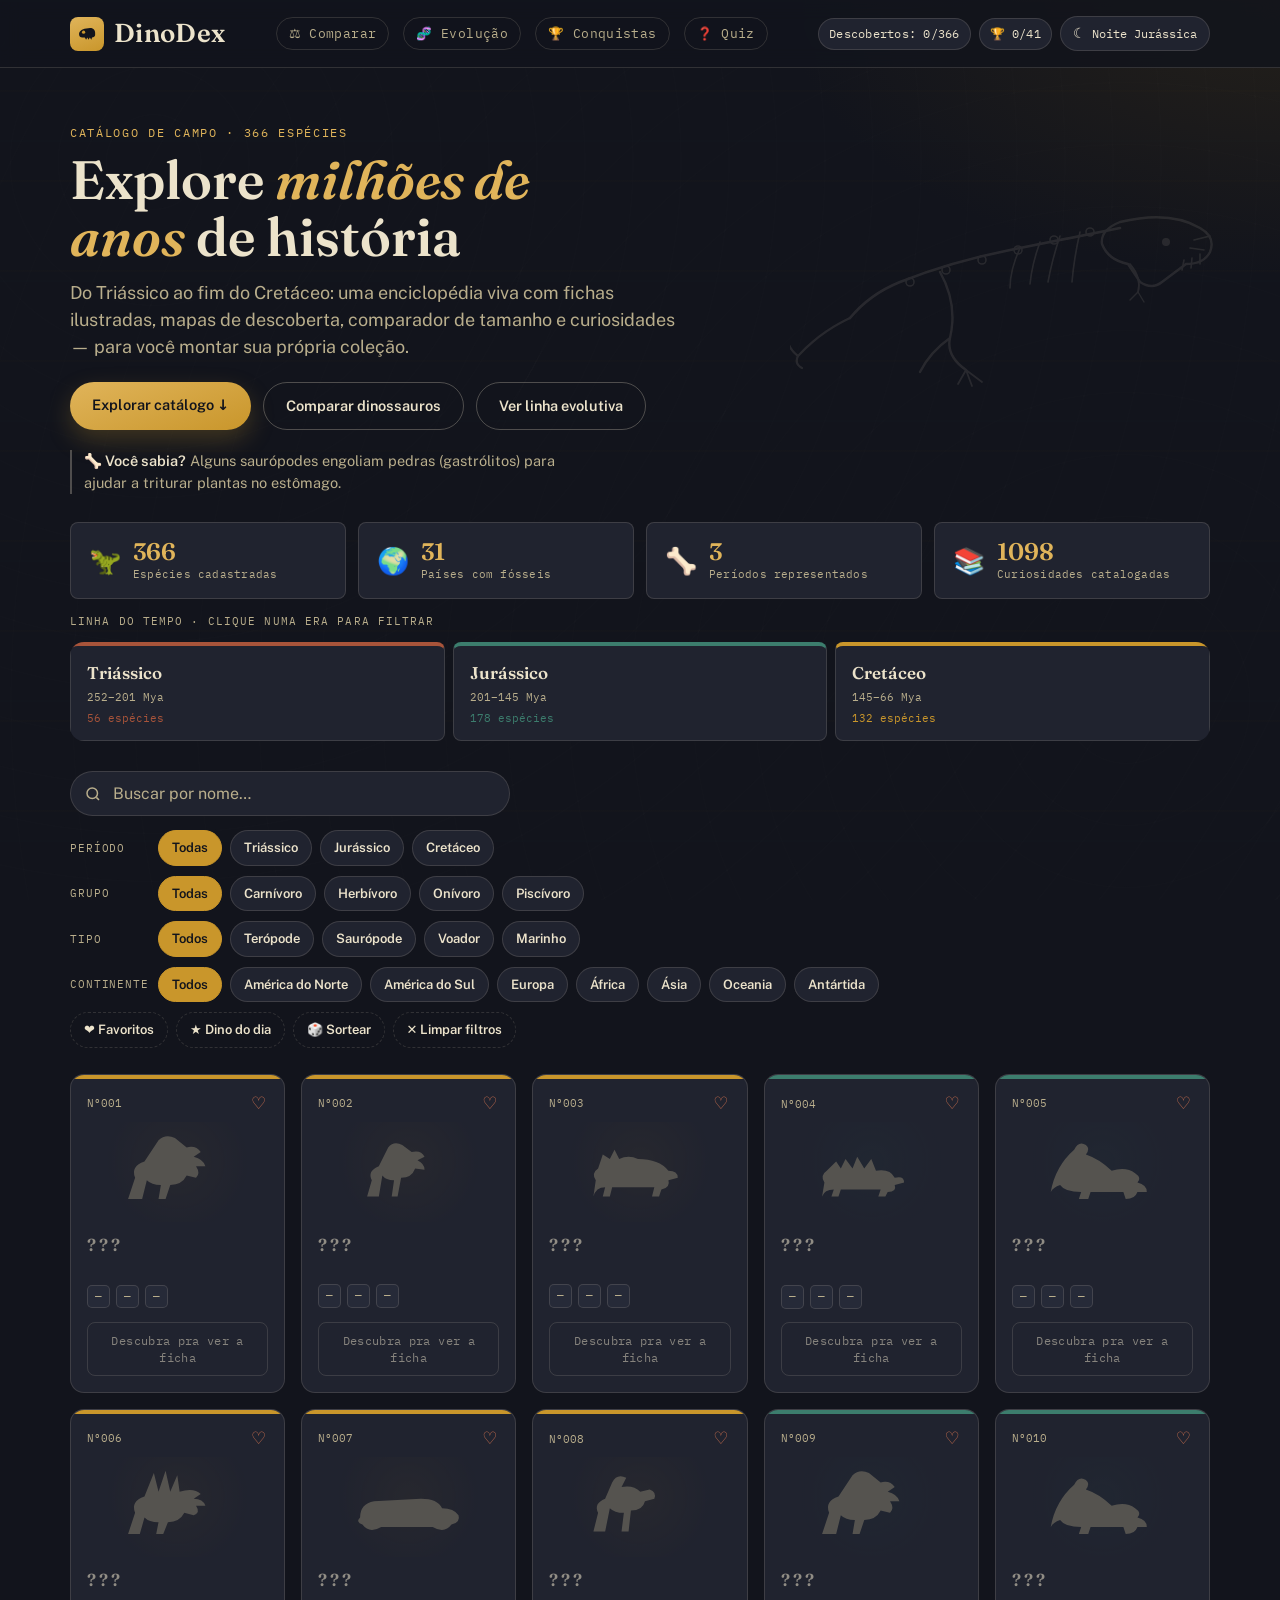
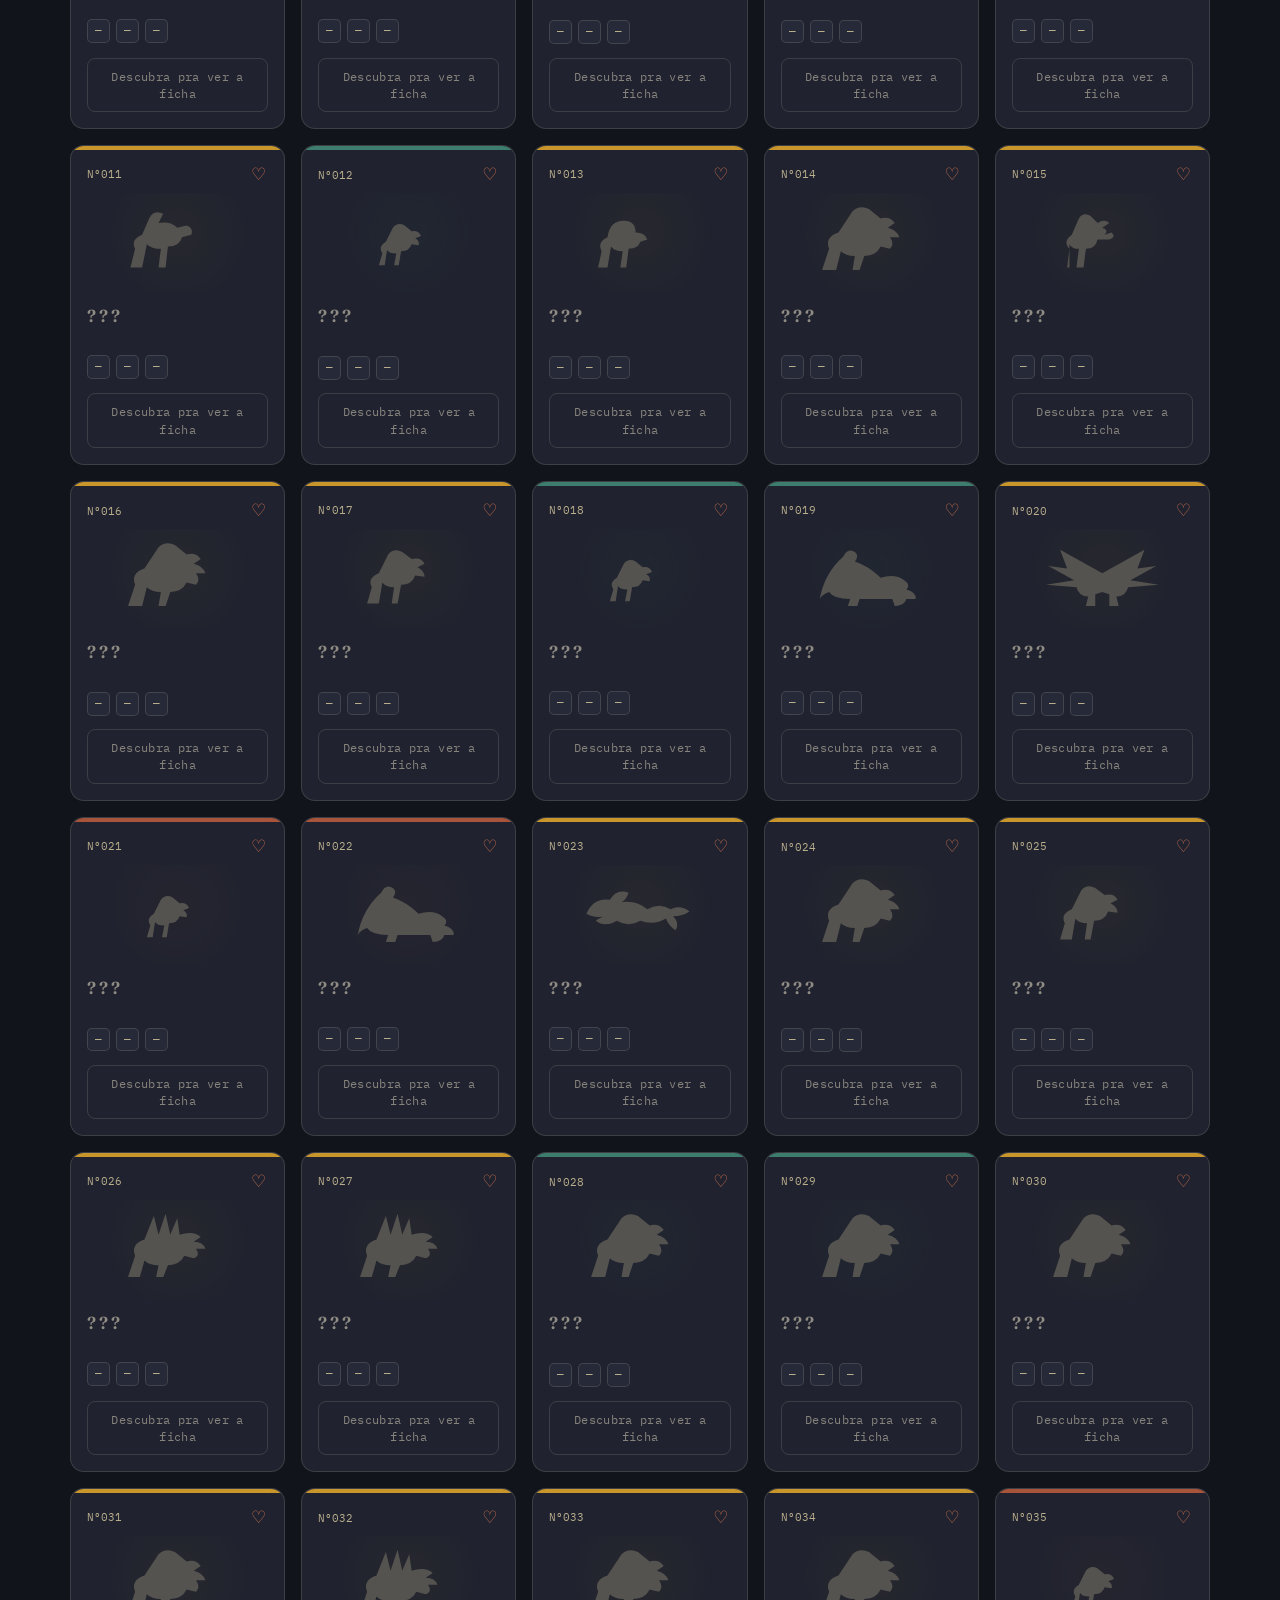
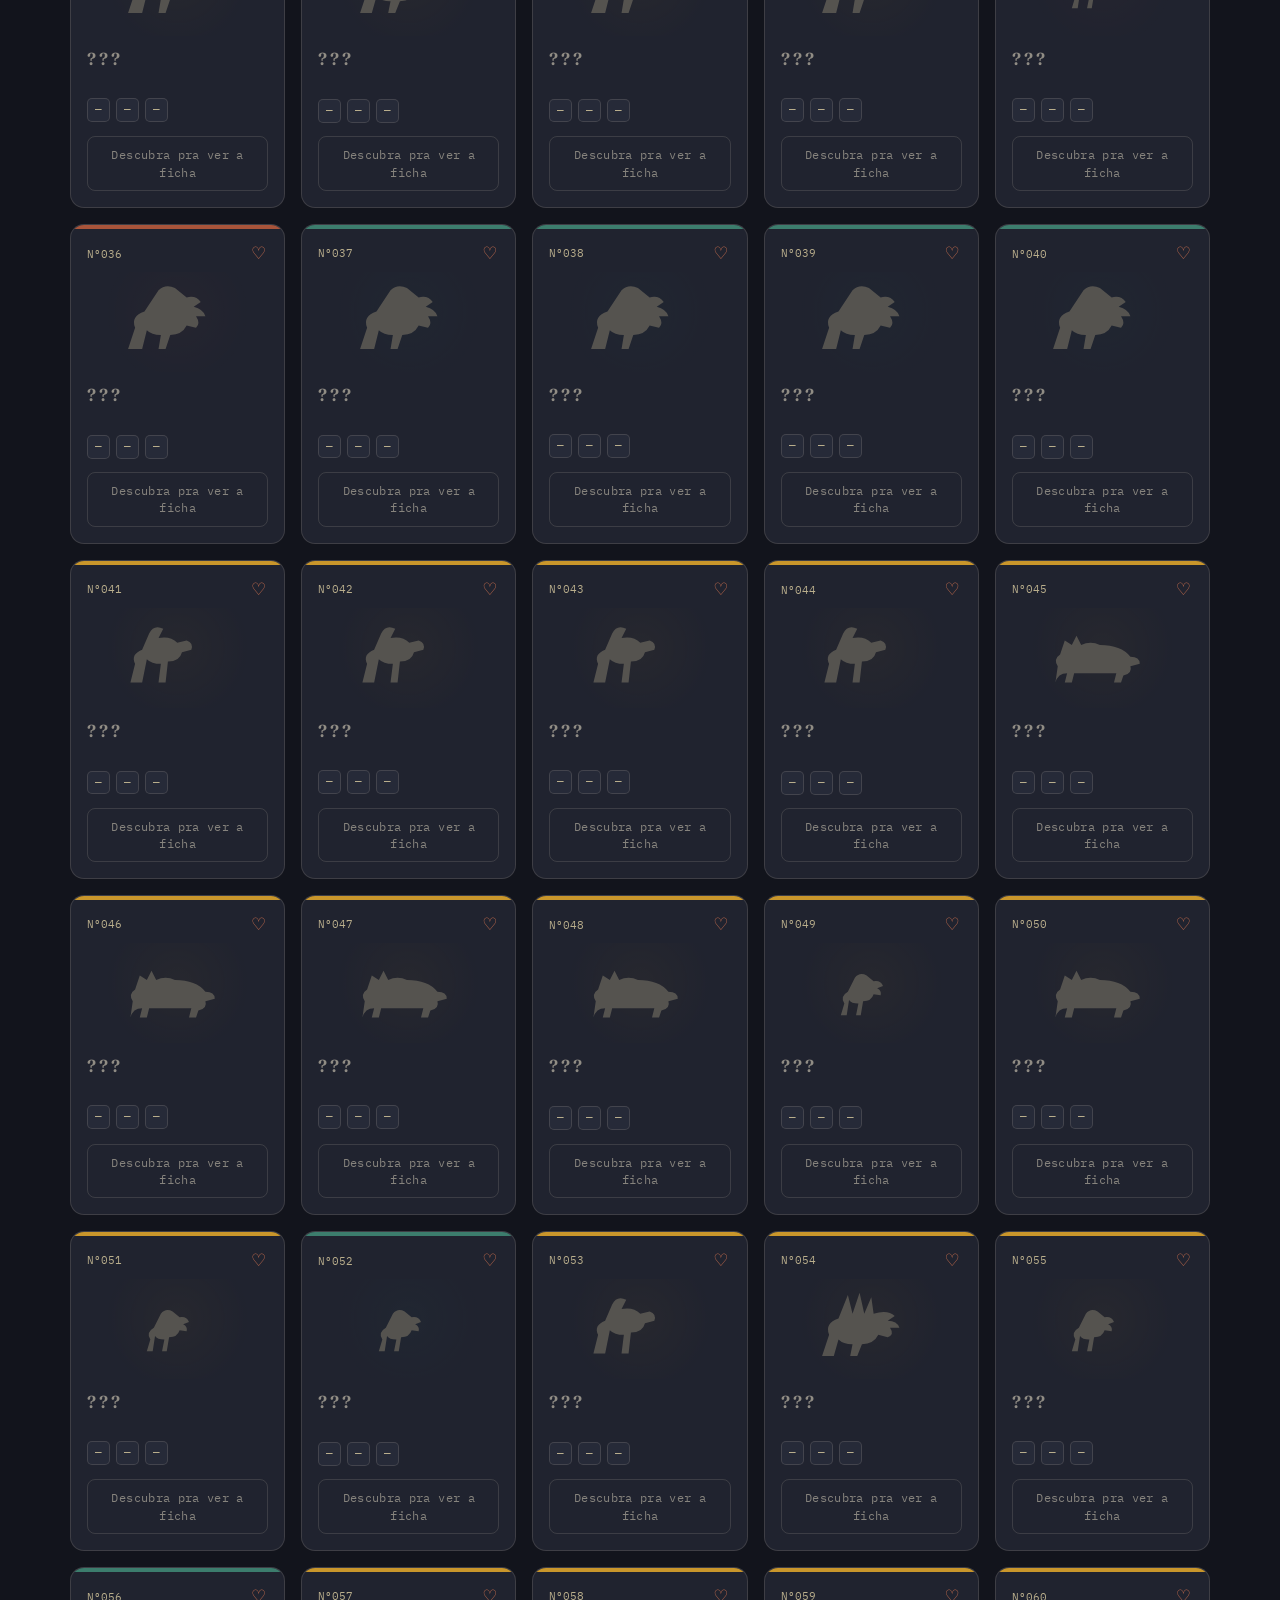
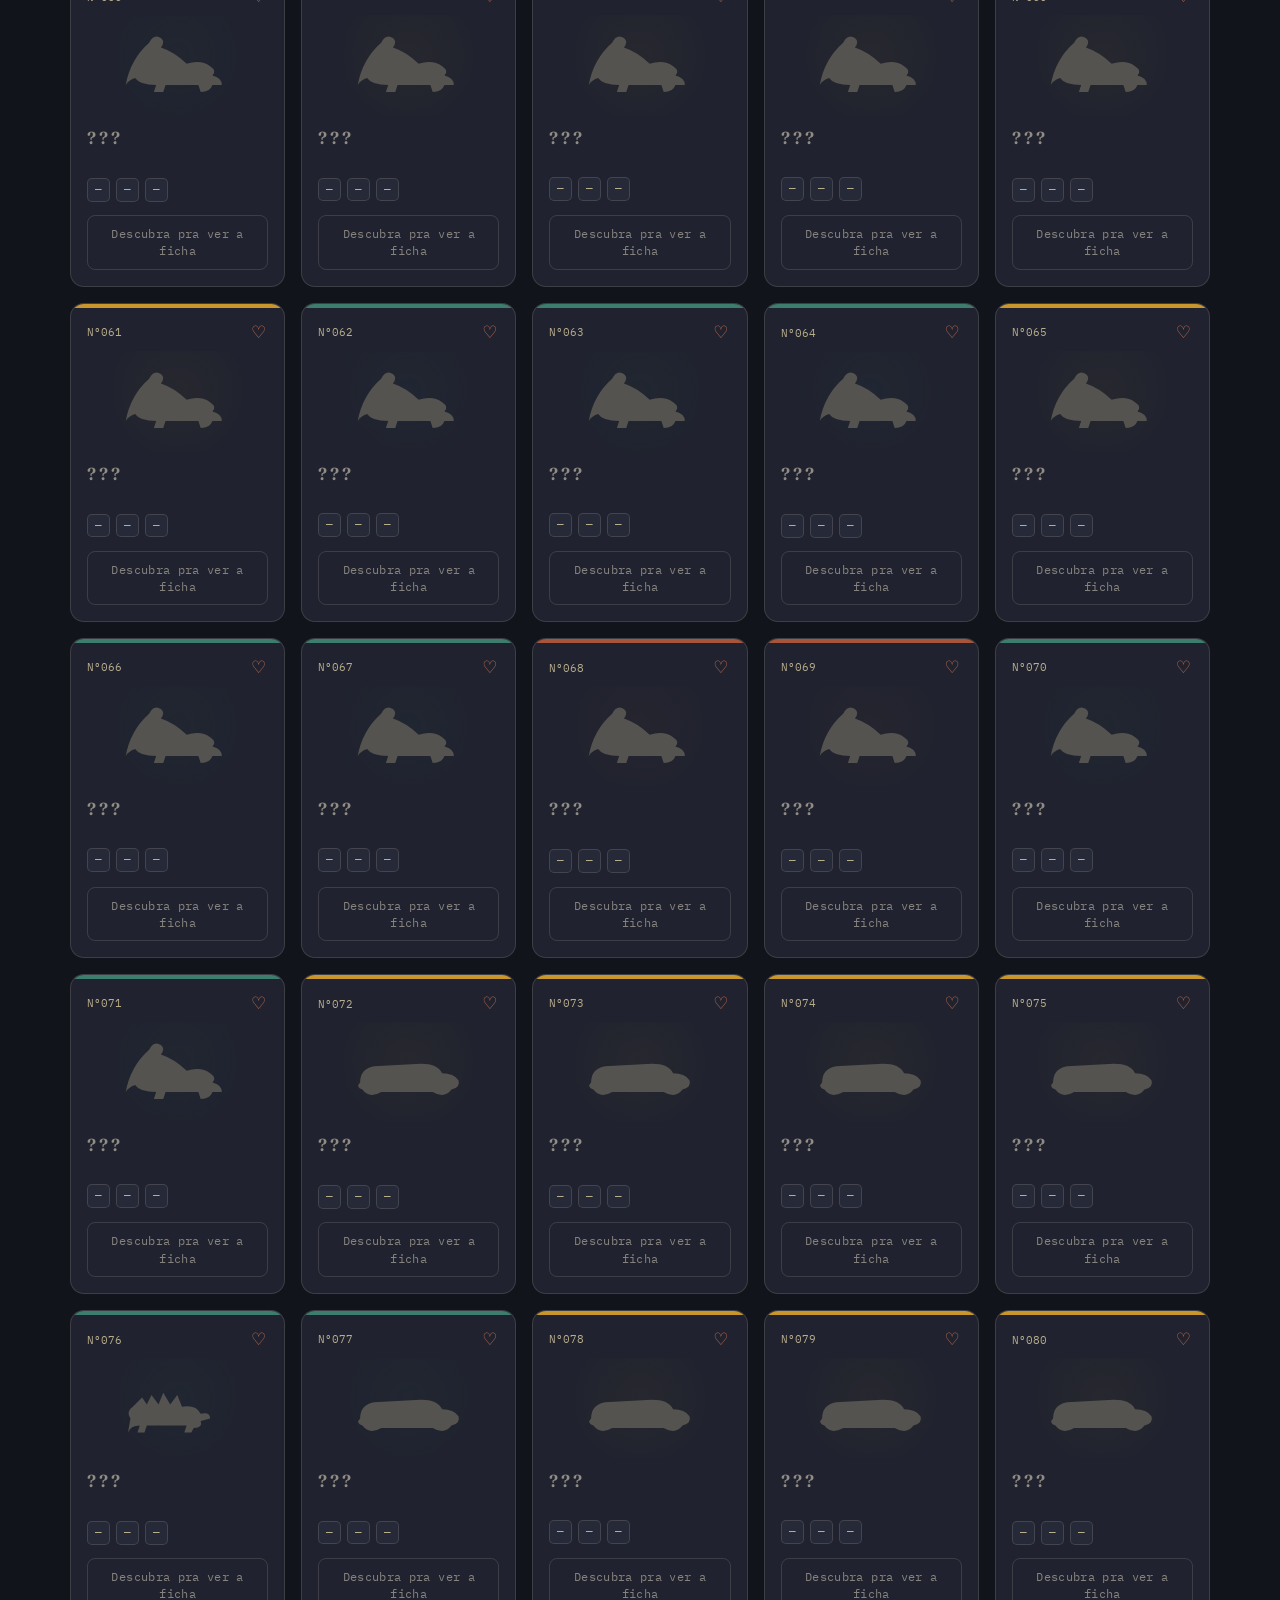
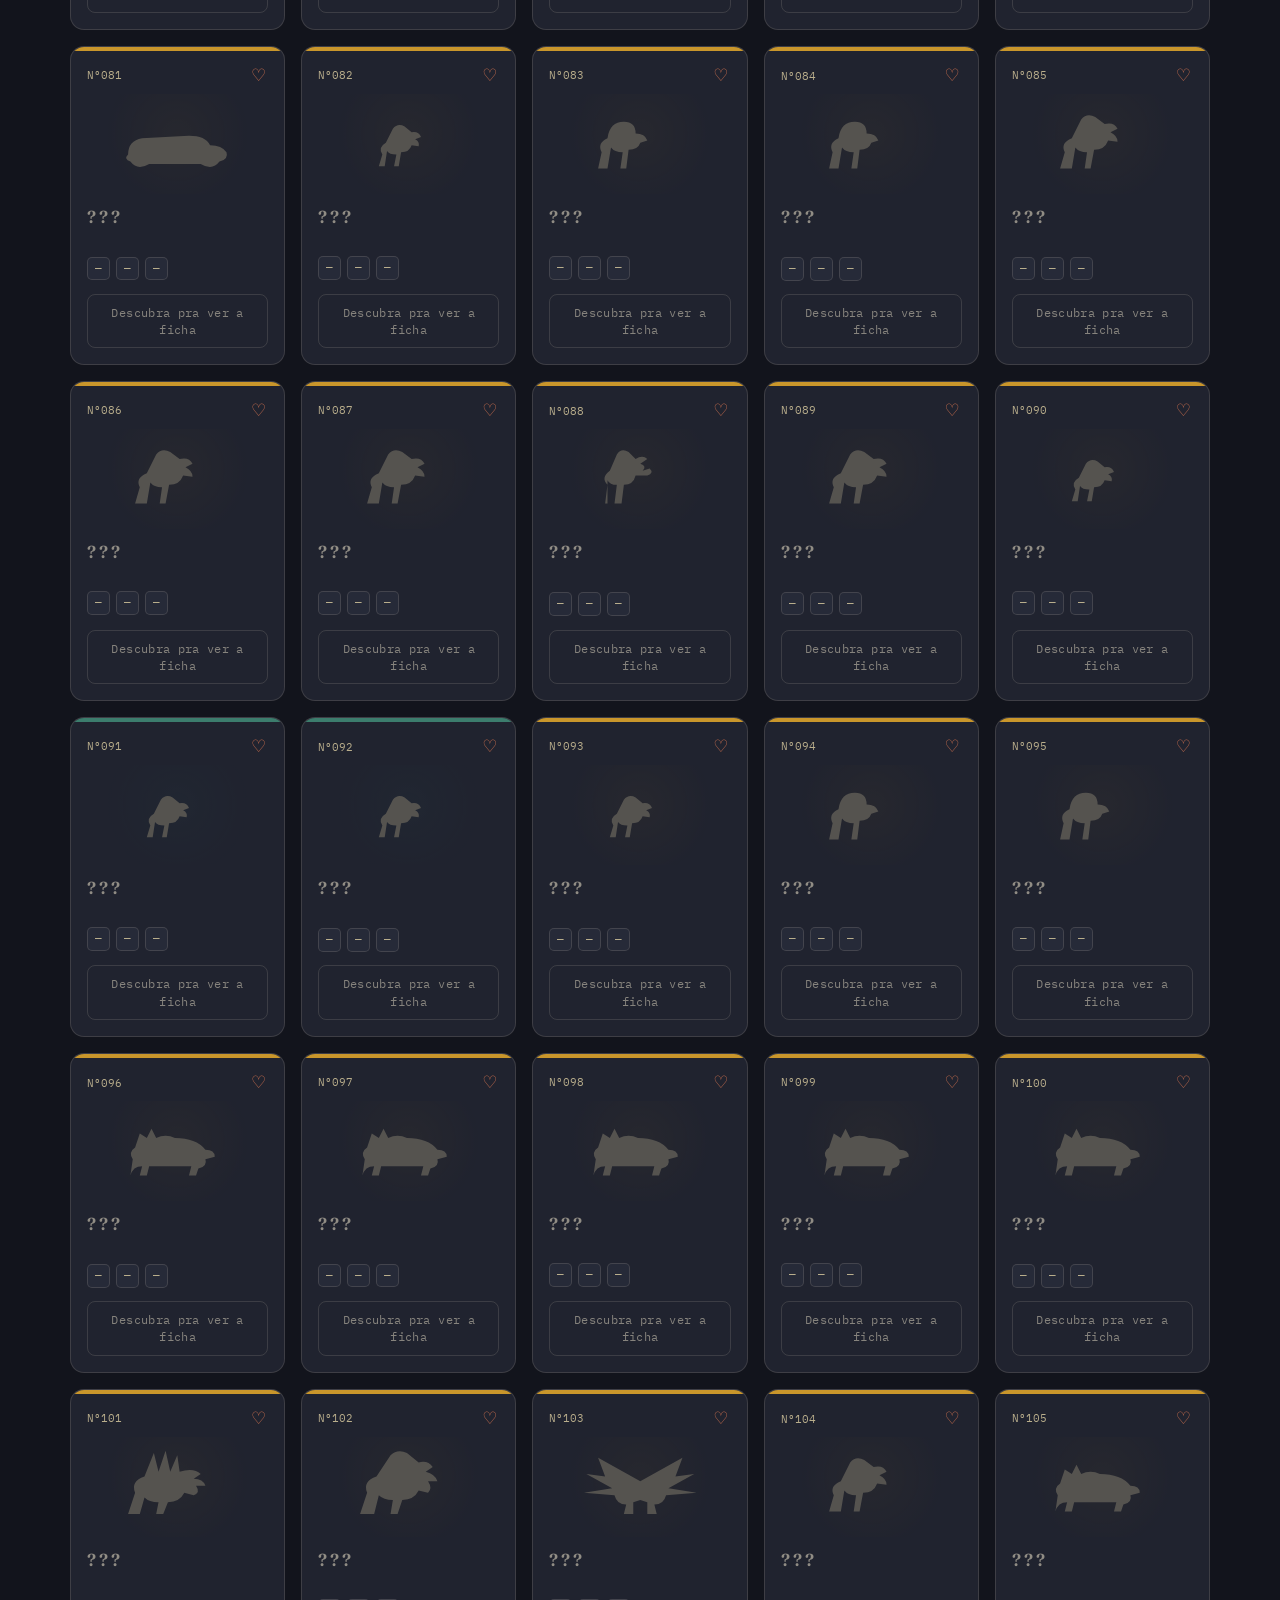
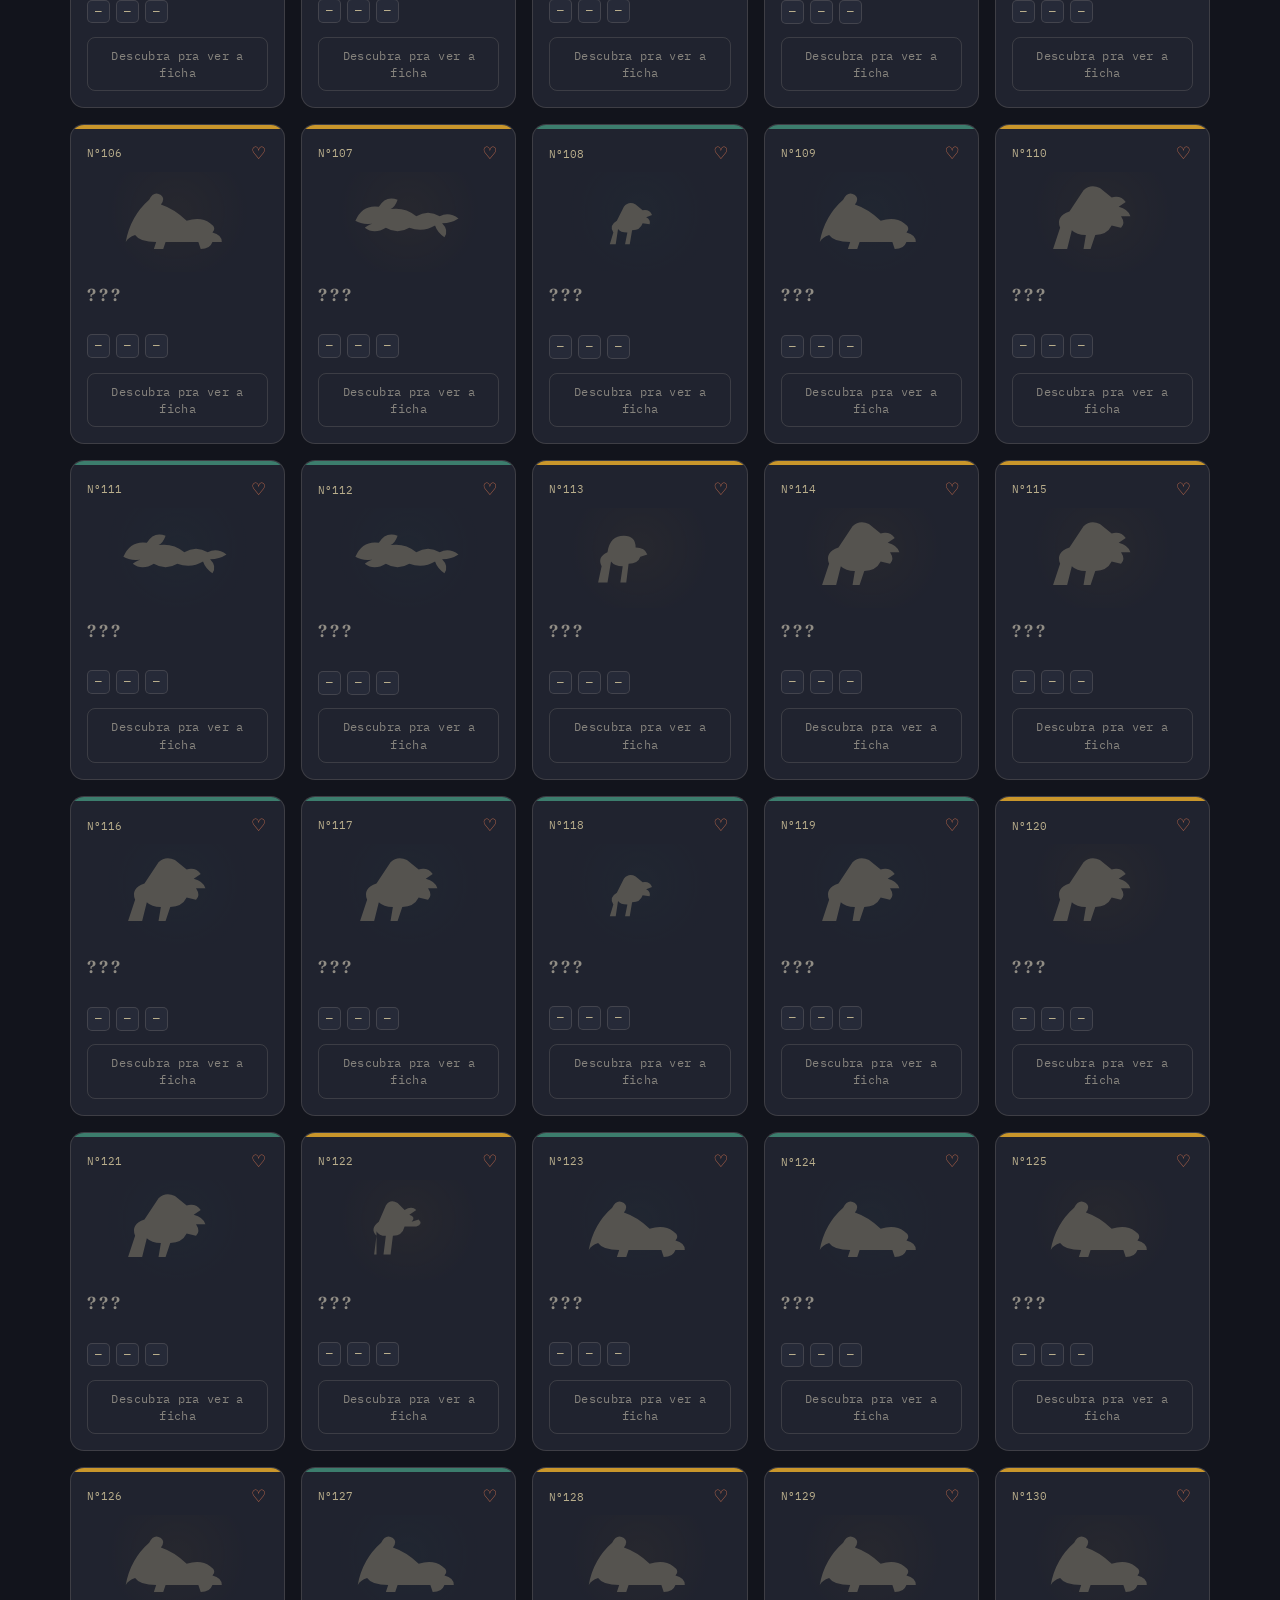
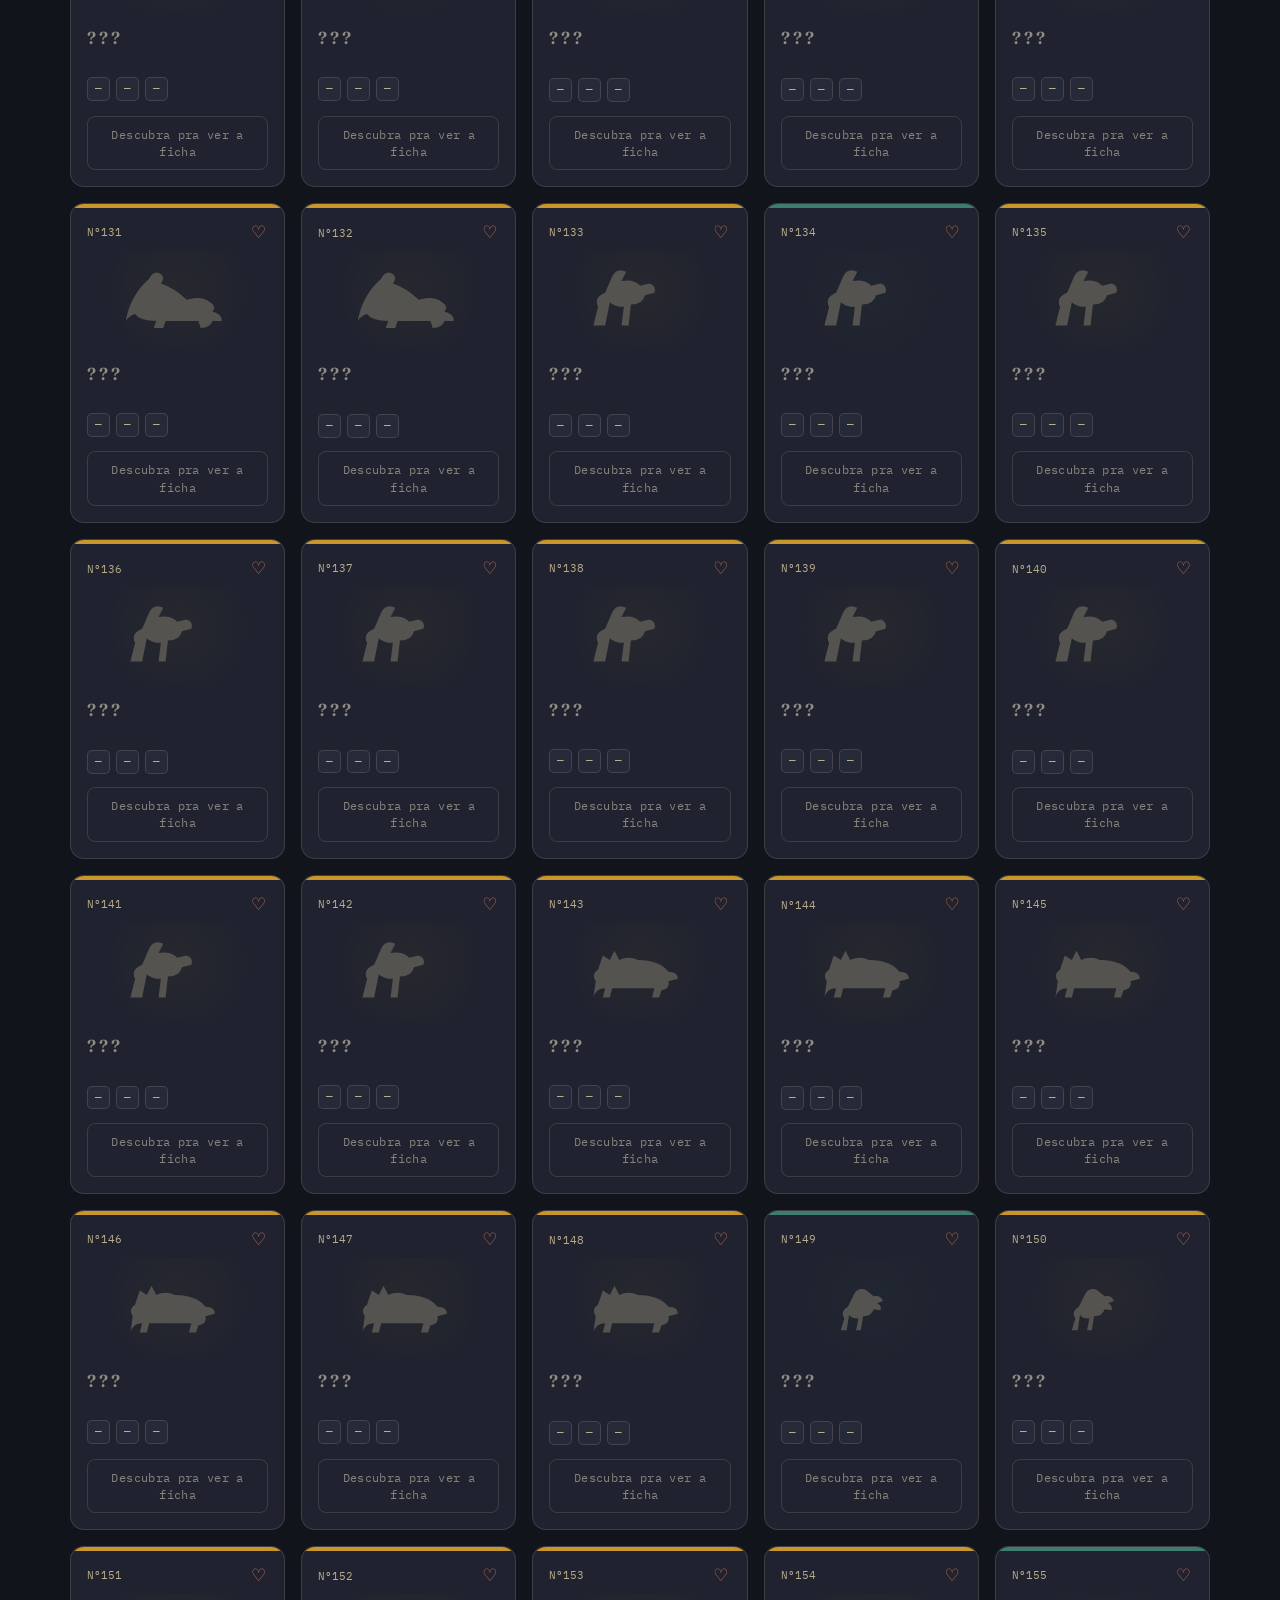
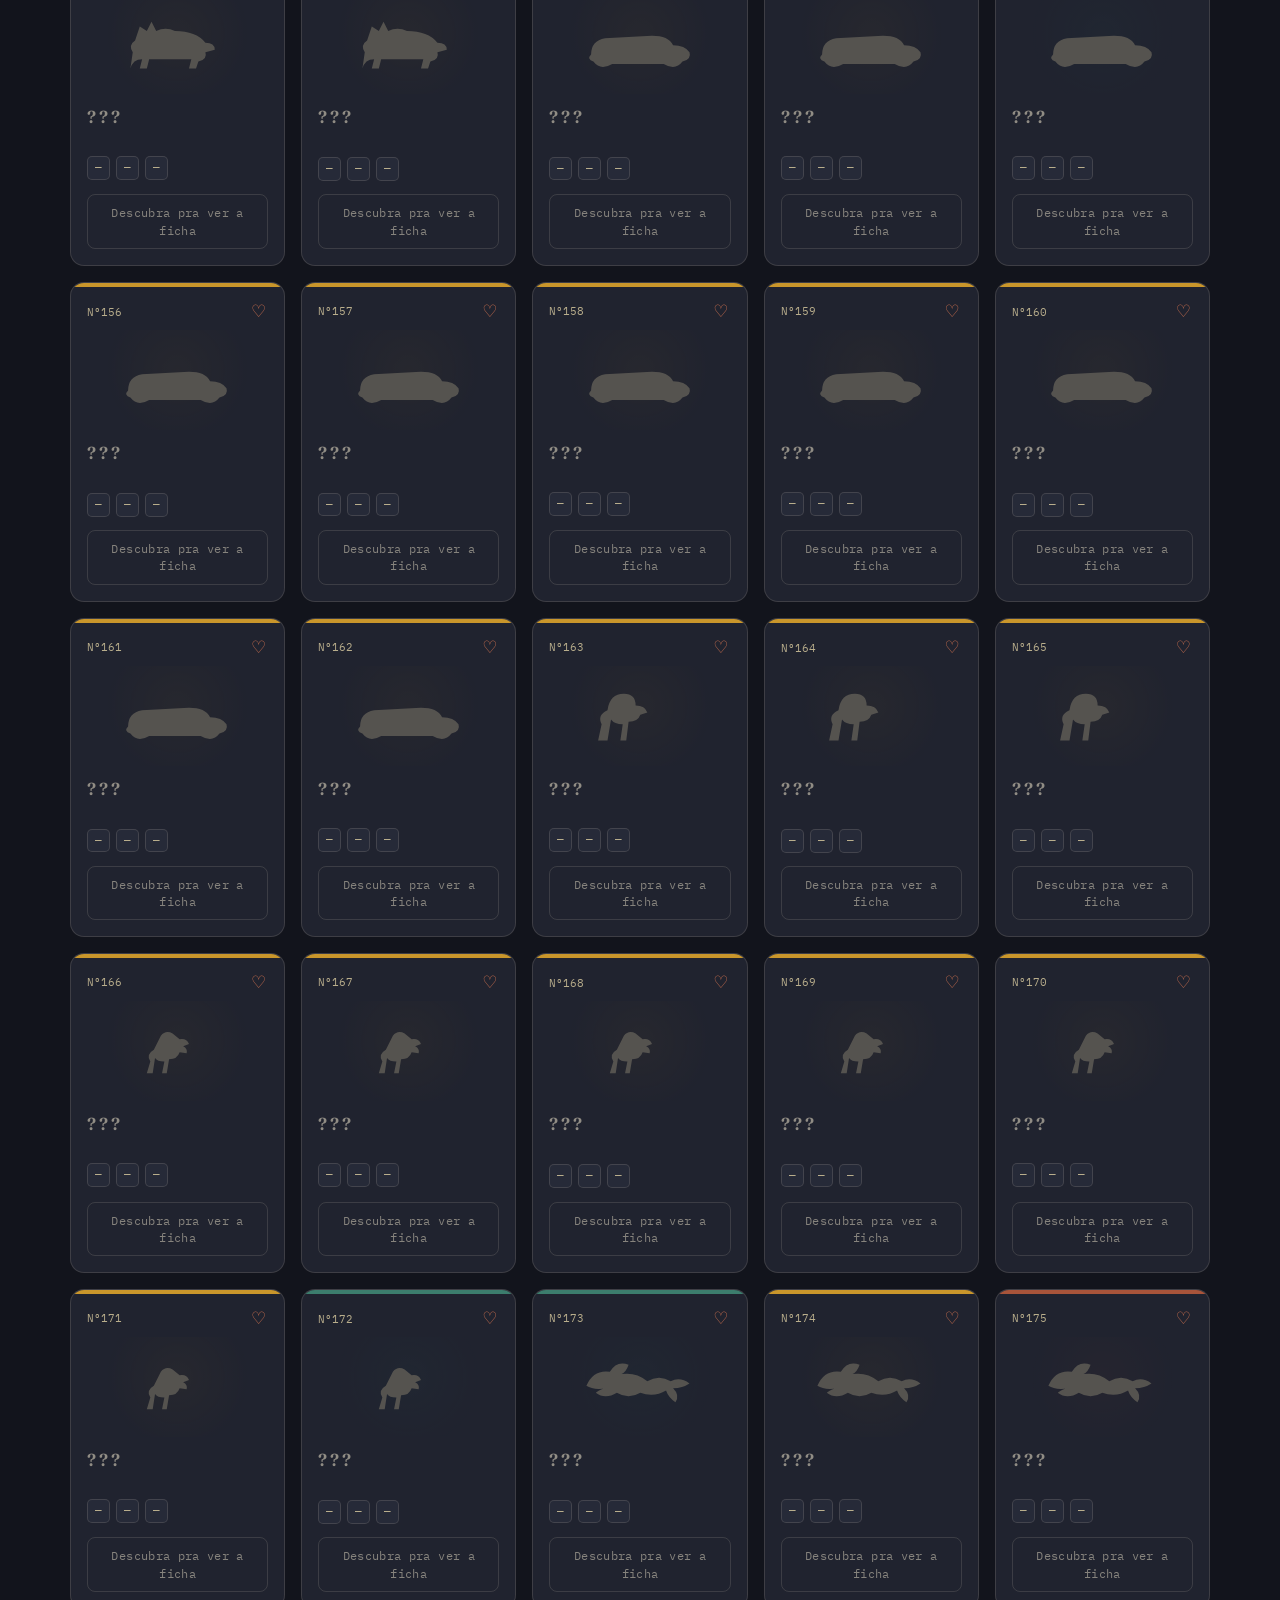
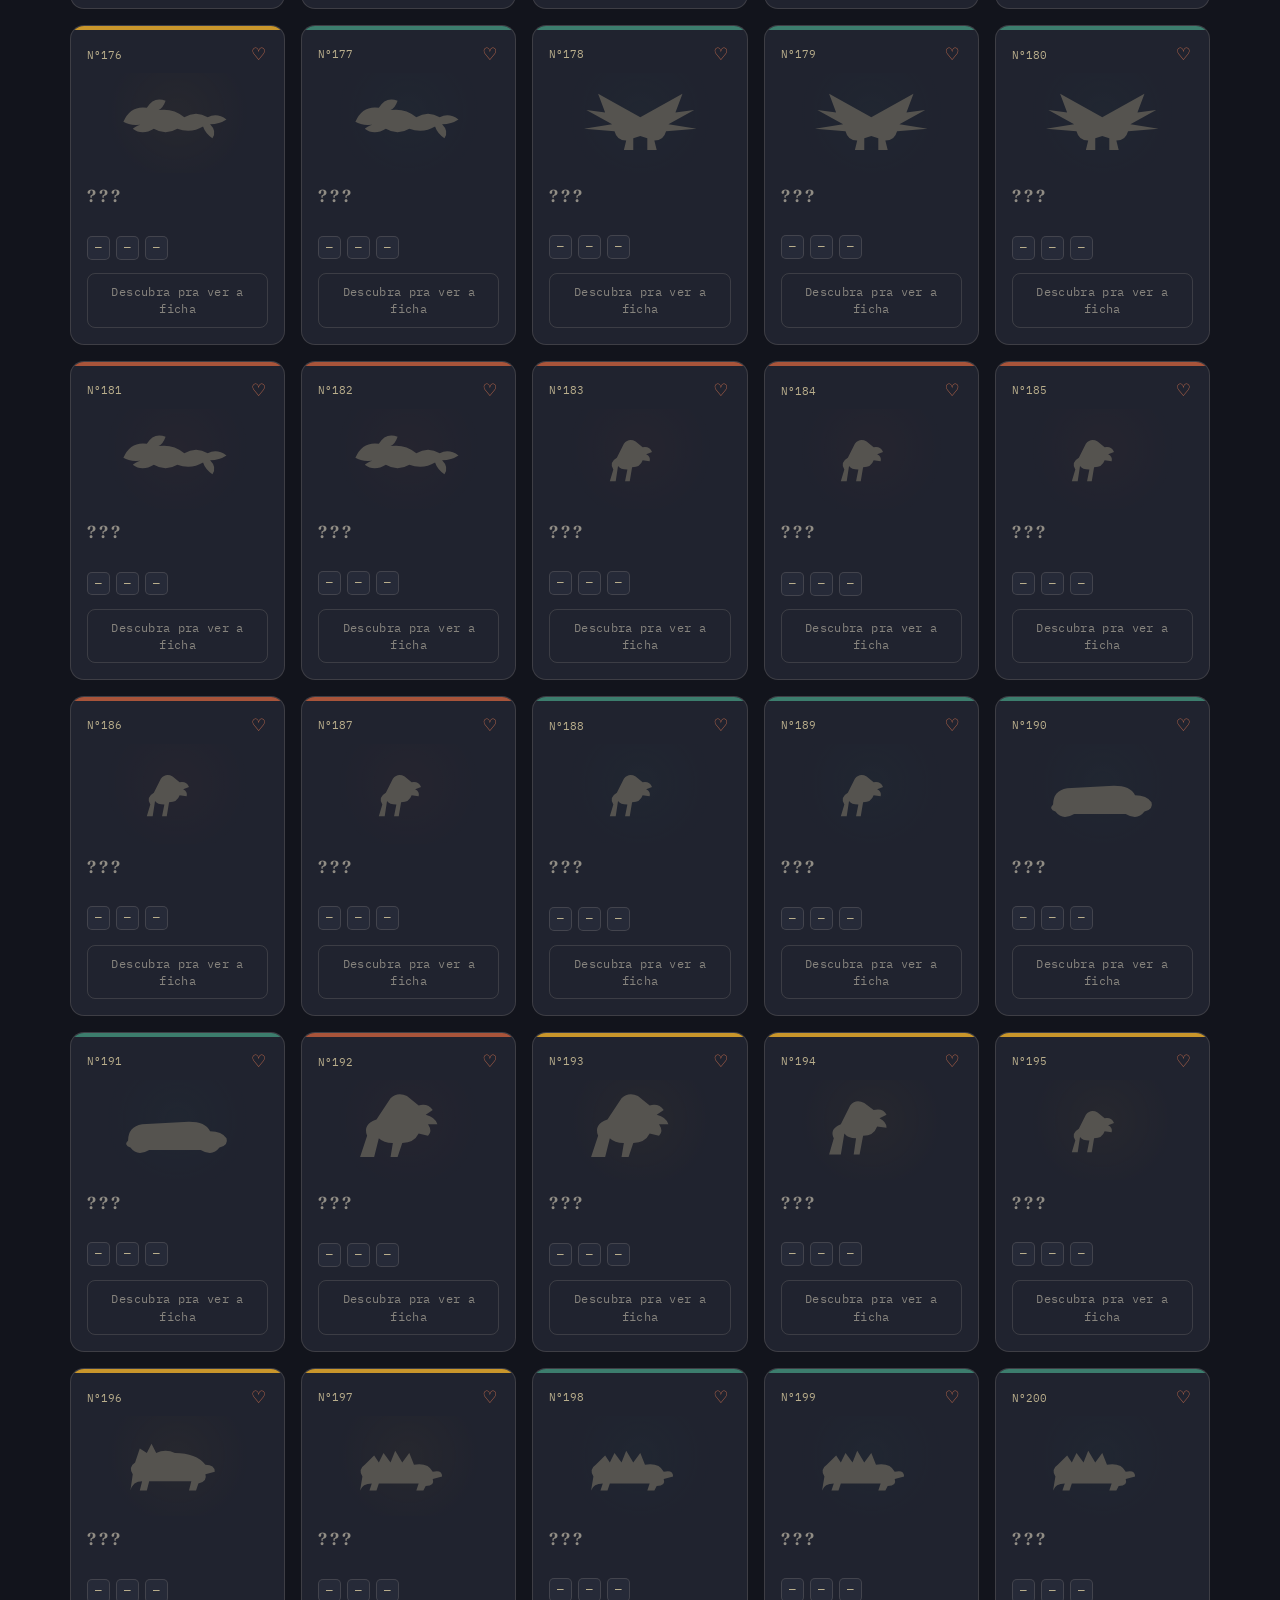
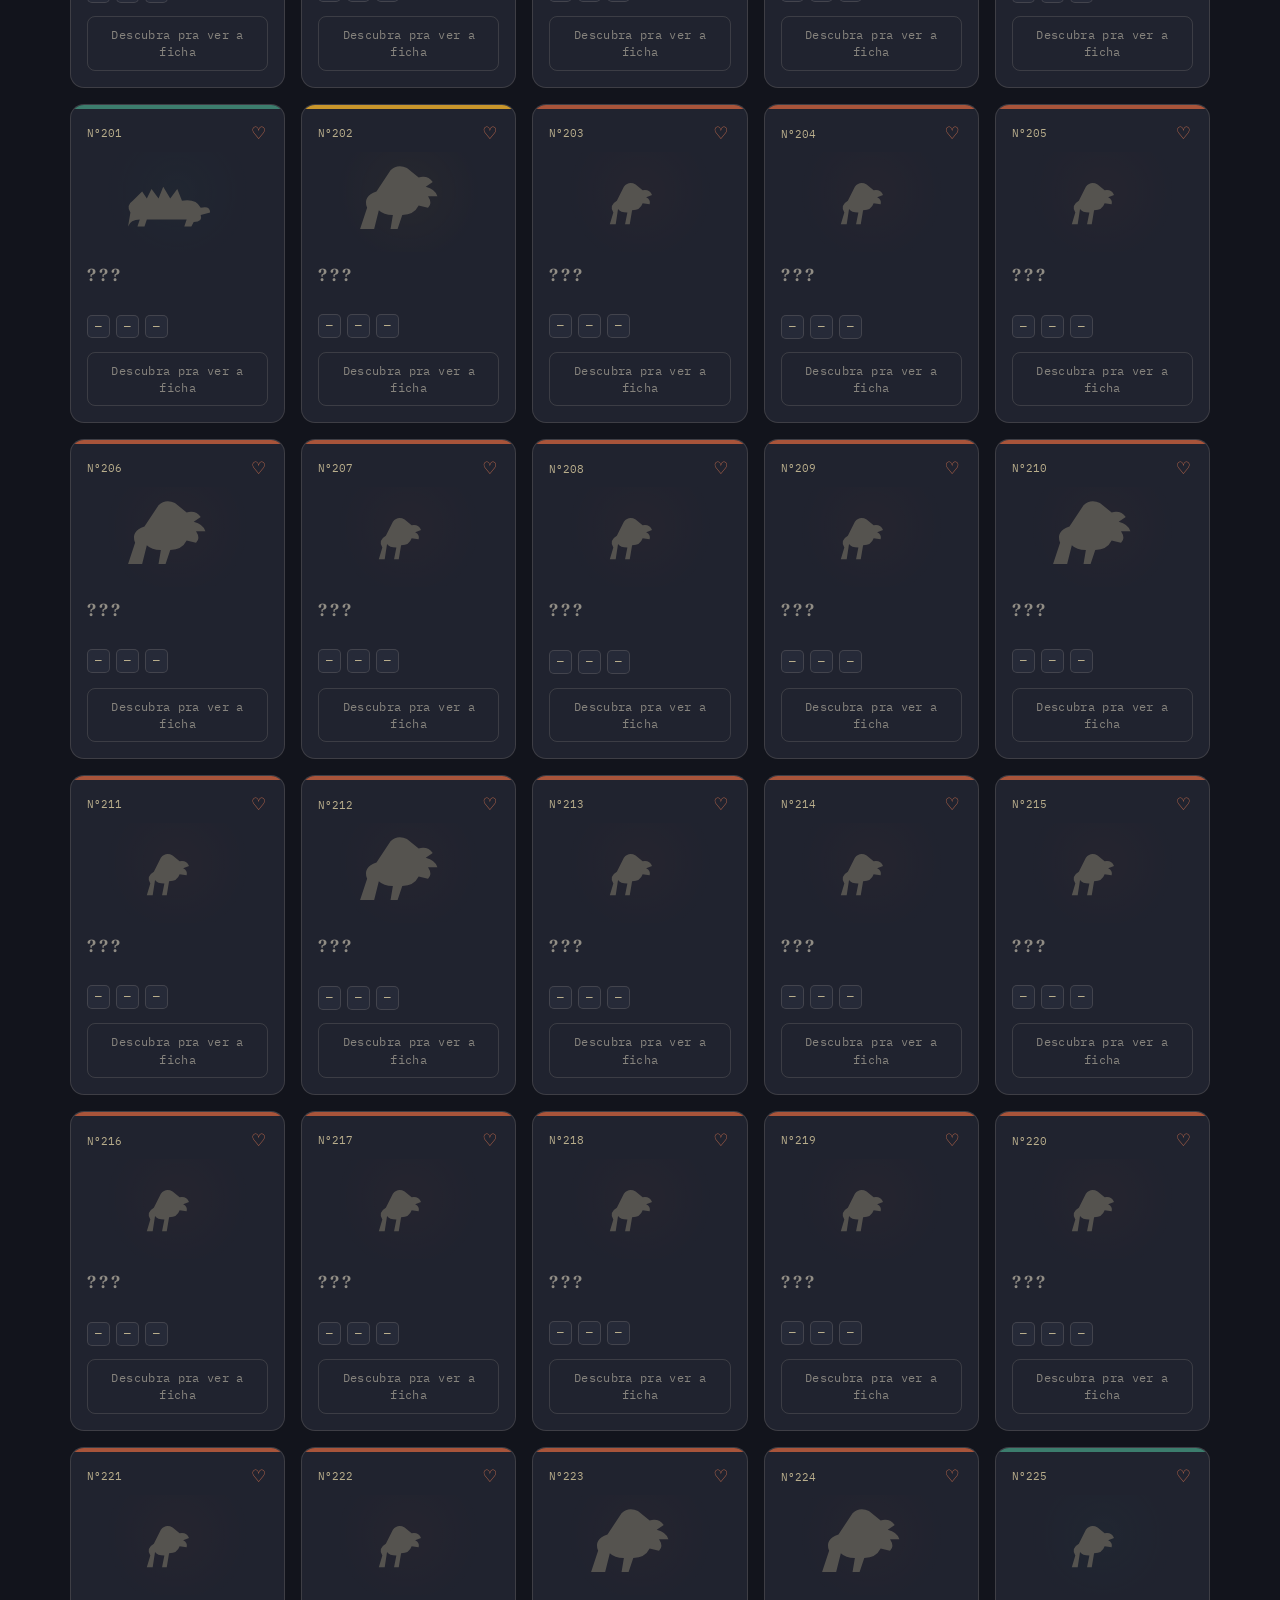
<file: index.html>
<!DOCTYPE html>
<html lang="pt-BR">
<head>
<meta charset="UTF-8">
<meta name="viewport" content="width=device-width, initial-scale=1.0">
<title>DinoDex — Catálogo interativo de dinossauros</title>
<meta name="description" content="Explore 50 espécies de dinossauros (do Triássico ao Cretáceo) com fichas ilustradas, mapas de descoberta, linha do tempo, comparador e curiosidades. Busque, filtre por período, dieta ou tipo e monte sua coleção de favoritos.">
<meta name="theme-color" content="#12141c">
<link rel="canonical" href="https://gabbydino.github.io/dinodex/">

<!-- Open Graph -->
<meta property="og:type" content="website">
<meta property="og:title" content="DinoDex — Catálogo interativo de dinossauros">
<meta property="og:description" content="Explore 50 espécies de dinossauros com fichas ilustradas, mapas, linha do tempo, comparador e curiosidades.">
<meta property="og:url" content="https://gabbydino.github.io/dinodex/">
<meta property="og:locale" content="pt_BR">

<!-- PWA -->
<link rel="manifest" href="manifest.json">
<link rel="icon" type="image/svg+xml" href="icons/favicon.svg">
<link rel="icon" href="icons/icon-192.png" type="image/png">
<link rel="apple-touch-icon" href="icons/icon-192.png">

<link rel="preconnect" href="https://fonts.googleapis.com">
<link rel="preconnect" href="https://fonts.gstatic.com" crossorigin>
<link href="https://fonts.googleapis.com/css2?family=Fraunces:ital,wght@0,500;0,600;0,700;1,500&family=Public+Sans:wght@400;500;600;700&family=IBM+Plex+Mono:wght@400;500&display=swap" rel="stylesheet">
<link rel="stylesheet" href="css/styles.css">
</head>
<body>
<div class="strata-bg" aria-hidden="true"></div>
<div class="topo-bg" aria-hidden="true"></div>

<header class="site-header">
  <div class="header-inner">
    <a class="brand" href="index.html">
      <span class="brand-mark" aria-hidden="true">
        <svg viewBox="20 22 64 48" xmlns="http://www.w3.org/2000/svg"><path d="M27,49 C25,40 32,32 44,29 L62,27 C71,27 78,33 78,42 L78,49 C78,54 73,57 68,57 L66,64 L61,57 L57,64 L53,57 L49,64 L45,57 L37,57 C31,57 27,54 27,49 Z" fill="currentColor"/><circle cx="41" cy="40" r="5.2" fill="var(--gold)"/></svg>
      </span>
      DinoDex
    </a>
    <nav class="header-nav">
      <a href="compare.html">⚖<span class="header-nav-label"> Comparar</span></a>
      <a href="evolucao.html">🧬<span class="header-nav-label"> Evolução</span></a>
      <a href="conquistas.html">🏆<span class="header-nav-label"> Conquistas</span></a>
      <a href="quiz.html">❓<span class="header-nav-label"> Quiz</span></a>
    </nav>
    <div class="header-stats">
      <span id="dexProgress" class="stat-pill">Descobertos: 0/288</span>
      <span id="achProgress" class="stat-pill">🏆 0/41</span>
      <button type="button" class="theme-toggle" data-theme-toggle aria-pressed="false">
        <span class="theme-icon">☾</span><span class="theme-label">Noite Jurássica</span>
      </button>
    </div>
  </div>
</header>

<main>
  <section class="hero">
    <svg class="hero-fossil-art" viewBox="0 0 480 320" xmlns="http://www.w3.org/2000/svg" fill="none" stroke="currentColor" stroke-width="2.4" stroke-linecap="round" aria-hidden="true">
      <!-- crânio -->
      <path d="M330 90 Q380 78 410 96 Q426 105 420 120 Q414 132 396 132 L372 150 Q362 158 350 150 L338 132 Q318 128 312 112 Q310 98 330 90 Z"/>
      <path d="M404 108 L420 104 M400 116 L414 118" stroke-width="1.6"/>
      <circle cx="376" cy="110" r="4" fill="currentColor" stroke="none"/>
      <!-- dentes -->
      <path d="M394 128 L392 138 M402 126 L401 136 M410 122 L410 132" stroke-width="1.6"/>
      <!-- coluna vertebral -->
      <path d="M330 96 Q270 108 220 118 Q160 130 110 150 Q80 162 60 186" stroke-width="2.6"/>
      <circle cx="300" cy="100" r="4" stroke-width="1.6"/>
      <circle cx="264" cy="108" r="4" stroke-width="1.6"/>
      <circle cx="228" cy="118" r="4" stroke-width="1.6"/>
      <circle cx="192" cy="128" r="4" stroke-width="1.6"/>
      <circle cx="156" cy="138" r="4" stroke-width="1.6"/>
      <circle cx="120" cy="150" r="4" stroke-width="1.6"/>
      <!-- costelas -->
      <path d="M270 104 Q262 128 258 150 M290 100 Q284 126 282 150 M250 110 Q242 132 240 152 M230 116 Q220 138 220 156" stroke-width="1.6"/>
      <!-- cauda -->
      <path d="M60 186 Q30 200 8 224 M8 224 Q4 232 12 236 M8 224 Q0 218 -2 210" stroke-width="2.2"/>
      <!-- perna traseira -->
      <path d="M150 140 Q168 172 160 206 Q156 224 176 238 M160 206 Q140 220 130 240" stroke-width="2.4"/>
      <path d="M176 238 L168 252 M176 238 L182 254 M176 238 L192 250" stroke-width="1.8"/>
      <!-- perna dianteira / braço curto -->
      <path d="M340 132 Q352 146 348 160" stroke-width="1.8"/>
      <path d="M348 160 L340 168 M348 160 L354 170" stroke-width="1.4"/>
    </svg>
    <p class="hero-eyebrow" id="heroEyebrow">Catálogo de campo · 50 espécies</p>
    <h1>Explore <em>milhões de anos</em> de história</h1>
    <p class="hero-sub">Do Triássico ao fim do Cretáceo: uma enciclopédia viva com fichas ilustradas, mapas de descoberta, comparador de tamanho e curiosidades — para você montar sua própria coleção.</p>
    <div class="hero-cta">
      <a href="#dinoGrid" class="hero-btn hero-btn-primary">Explorar catálogo ↓</a>
      <a href="compare.html" class="hero-btn hero-btn-ghost">Comparar dinossauros</a>
      <a href="evolucao.html" class="hero-btn hero-btn-ghost">Ver linha evolutiva</a>
    </div>
    <p class="hero-daily" id="dailyFact">Carregando curiosidade do dia…</p>
  </section>

  <section class="stats-section" aria-label="Estatísticas do catálogo">
    <div class="stats-grid" id="statsGrid"></div>
  </section>

  <section class="timeline-explorer" aria-label="Linha do tempo das eras">
    <p class="section-eyebrow">Linha do tempo · clique numa era para filtrar</p>
    <div class="era-timeline" id="eraTimeline"></div>
  </section>

  <section class="controls-bar" aria-label="Busca e filtros">
    <div class="search-wrap">
      <svg viewBox="0 0 24 24" fill="none" stroke="currentColor" stroke-width="2" aria-hidden="true"><circle cx="11" cy="11" r="7"/><path d="m20 20-3.5-3.5"/></svg>
      <input id="search" type="search" placeholder="Buscar por nome…" aria-label="Buscar dinossauro por nome">
    </div>
    <div class="filters" id="filters"></div>
  </section>

  <section aria-label="Lista de dinossauros">
    <div class="dino-grid" id="dinoGrid">
      <div class="grid-empty">Carregando dinossauros…</div>
    </div>
  </section>
</main>

<footer class="site-footer">
  <div class="footer-top">
    <div class="footer-brand">
      <a class="brand" href="index.html">
        <span class="brand-mark" aria-hidden="true">
          <svg viewBox="20 22 64 48" xmlns="http://www.w3.org/2000/svg"><path d="M27,49 C25,40 32,32 44,29 L62,27 C71,27 78,33 78,42 L78,49 C78,54 73,57 68,57 L66,64 L61,57 L57,64 L53,57 L49,64 L45,57 L37,57 C31,57 27,54 27,49 Z" fill="currentColor"/><circle cx="41" cy="40" r="5.2" fill="var(--gold)"/></svg>
        </span>
        DinoDex
      </a>
      <p class="footer-tagline">Enciclopédia digital de dinossauros em português — fichas ilustradas, mapas de descoberta, linha do tempo e curiosidades para explorar milhões de anos de história.</p>
    </div>
    <div class="footer-links">
      <div class="footer-col">
        <p class="footer-col-title">Explorar</p>
        <a href="index.html">Catálogo</a>
        <a href="compare.html">Comparar</a>
        <a href="evolucao.html">Linha evolutiva</a>
        <a href="conquistas.html">Conquistas</a>
        <a href="quiz.html">Quiz</a>
      </div>
      <div class="footer-col">
        <p class="footer-col-title">Projeto</p>
        <a href="sobre.html">Sobre o DinoDex</a>
        <a href="https://github.com/Gabbydino/dinodex" target="_blank" rel="noopener">Código no GitHub</a>
        <span>Uso educacional — todos os direitos reservados a Gabby</span>
      </div>
      <div class="footer-col">
        <p class="footer-col-title">Fontes</p>
        <span>Museus de história natural</span>
        <span>Artigos revisados por pares</span>
        <span>Paleobiology Database (PBDB)</span>
      </div>
    </div>
  </div>
  <div class="footer-bottom">
    <span>© 2026 DinoDex — feito por Gabby</span>
    <span>DinoDex v4.0</span>
  </div>
</footer>

<script type="module" src="js/app.js"></script>
</body>
</html>
</file>
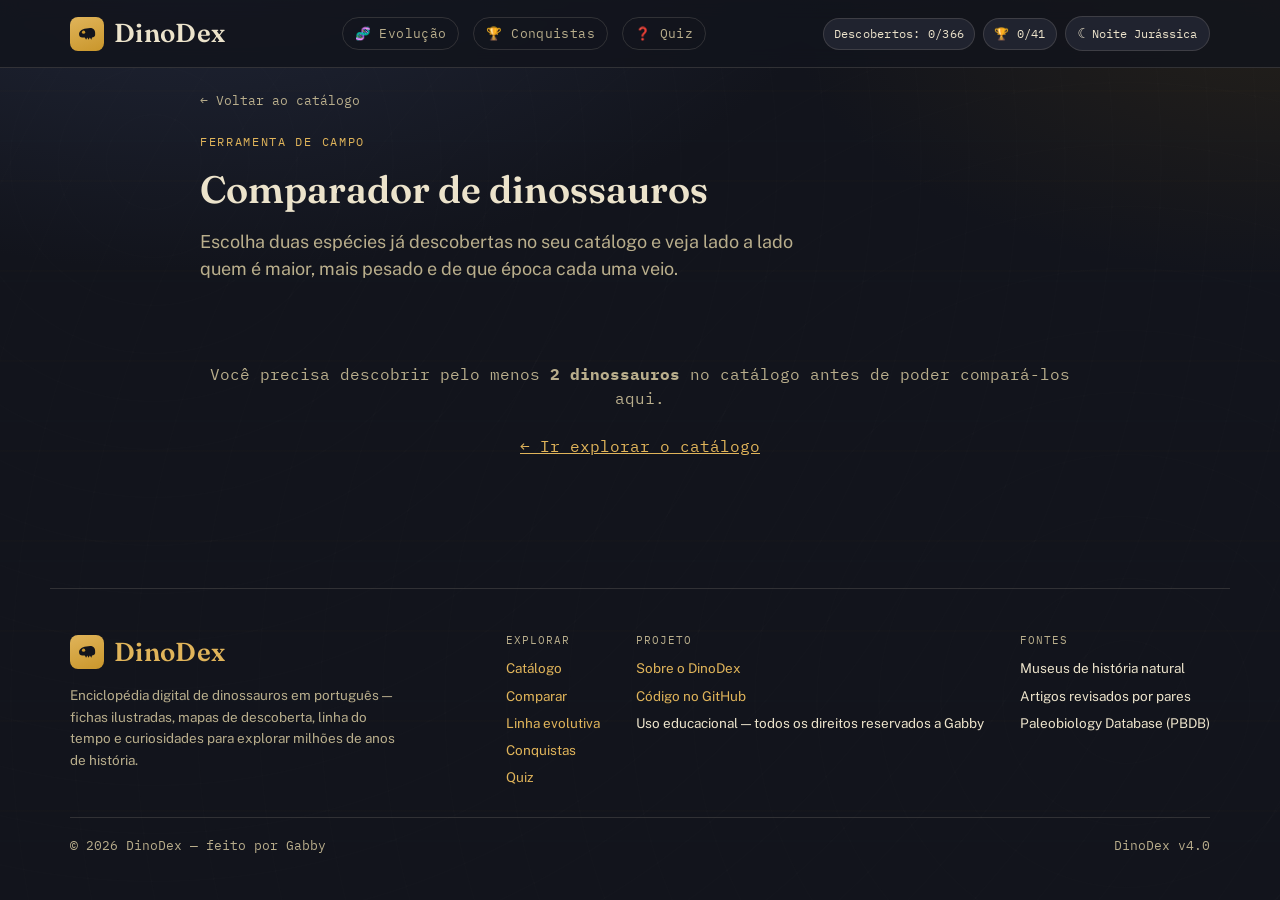
<file: compare.html>
<!DOCTYPE html>
<html lang="pt-BR">
<head>
<meta charset="UTF-8">
<meta name="viewport" content="width=device-width, initial-scale=1.0">
<title>Comparador de dinossauros — DinoDex</title>
<meta name="description" content="Compare dois dinossauros do seu DinoDex lado a lado: comprimento, altura, peso, dieta e período em que viveram.">
<meta name="theme-color" content="#12141c">
<link rel="canonical" href="https://gabbydino.github.io/dinodex/compare.html">

<meta property="og:type" content="website">
<meta property="og:title" content="Comparador de dinossauros — DinoDex">
<meta property="og:description" content="Compare dois dinossauros lado a lado: tamanho, peso, dieta e período.">
<meta property="og:locale" content="pt_BR">

<link rel="manifest" href="manifest.json">
<link rel="icon" type="image/svg+xml" href="icons/favicon.svg">
<link rel="icon" href="icons/icon-192.png" type="image/png">
<link rel="apple-touch-icon" href="icons/icon-192.png">

<link rel="preconnect" href="https://fonts.googleapis.com">
<link rel="preconnect" href="https://fonts.gstatic.com" crossorigin>
<link href="https://fonts.googleapis.com/css2?family=Fraunces:ital,wght@0,500;0,600;0,700;1,500&family=Public+Sans:wght@400;500;600;700&family=IBM+Plex+Mono:wght@400;500&display=swap" rel="stylesheet">
<link rel="stylesheet" href="css/styles.css">
</head>
<body>
<div class="strata-bg" aria-hidden="true"></div>
<div class="topo-bg" aria-hidden="true"></div>

<header class="site-header">
  <div class="header-inner">
    <a class="brand" href="index.html">
      <span class="brand-mark" aria-hidden="true">
        <svg viewBox="20 22 64 48" xmlns="http://www.w3.org/2000/svg"><path d="M27,49 C25,40 32,32 44,29 L62,27 C71,27 78,33 78,42 L78,49 C78,54 73,57 68,57 L66,64 L61,57 L57,64 L53,57 L49,64 L45,57 L37,57 C31,57 27,54 27,49 Z" fill="currentColor"/><circle cx="41" cy="40" r="5.2" fill="var(--gold)"/></svg>
      </span>
      DinoDex
    </a>
    <nav class="header-nav">
      <a href="evolucao.html">🧬<span class="header-nav-label"> Evolução</span></a>
      <a href="conquistas.html">🏆<span class="header-nav-label"> Conquistas</span></a>
      <a href="quiz.html">❓<span class="header-nav-label"> Quiz</span></a>
    </nav>
    <div class="header-stats">
      <span id="dexProgress" class="stat-pill">Descobertos: 0/288</span>
      <span id="achProgress" class="stat-pill">🏆 0/41</span>
      <button type="button" class="theme-toggle" data-theme-toggle aria-pressed="false">
        <span class="theme-icon">☾</span><span class="theme-label">Noite Jurássica</span>
      </button>
    </div>
  </div>
</header>

<main class="detail-wrap">
  <a class="back-link" href="index.html">← Voltar ao catálogo</a>

  <section class="compare-intro">
    <p class="hero-eyebrow">Ferramenta de campo</p>
    <h1 class="compare-title">Comparador de dinossauros</h1>
    <p class="hero-sub">Escolha duas espécies já descobertas no seu catálogo e veja lado a lado quem é maior, mais pesado e de que época cada uma veio.</p>
  </section>

  <div id="compareContent">
    <div class="skeleton"><span class="spin"></span> Carregando comparador…</div>
  </div>
</main>

<script type="module" src="js/compare.js"></script>
<footer class="site-footer">
  <div class="footer-top">
    <div class="footer-brand">
      <a class="brand" href="index.html">
        <span class="brand-mark" aria-hidden="true">
          <svg viewBox="20 22 64 48" xmlns="http://www.w3.org/2000/svg"><path d="M27,49 C25,40 32,32 44,29 L62,27 C71,27 78,33 78,42 L78,49 C78,54 73,57 68,57 L66,64 L61,57 L57,64 L53,57 L49,64 L45,57 L37,57 C31,57 27,54 27,49 Z" fill="currentColor"/><circle cx="41" cy="40" r="5.2" fill="var(--gold)"/></svg>
        </span>
        DinoDex
      </a>
      <p class="footer-tagline">Enciclopédia digital de dinossauros em português — fichas ilustradas, mapas de descoberta, linha do tempo e curiosidades para explorar milhões de anos de história.</p>
    </div>
    <div class="footer-links">
      <div class="footer-col">
        <p class="footer-col-title">Explorar</p>
        <a href="index.html">Catálogo</a>
        <a href="compare.html">Comparar</a>
        <a href="evolucao.html">Linha evolutiva</a>
        <a href="conquistas.html">Conquistas</a>
        <a href="quiz.html">Quiz</a>
      </div>
      <div class="footer-col">
        <p class="footer-col-title">Projeto</p>
        <a href="sobre.html">Sobre o DinoDex</a>
        <a href="https://github.com/Gabbydino/dinodex" target="_blank" rel="noopener">Código no GitHub</a>
        <span>Uso educacional — todos os direitos reservados a Gabby</span>
      </div>
      <div class="footer-col">
        <p class="footer-col-title">Fontes</p>
        <span>Museus de história natural</span>
        <span>Artigos revisados por pares</span>
        <span>Paleobiology Database (PBDB)</span>
      </div>
    </div>
  </div>
  <div class="footer-bottom">
    <span>© 2026 DinoDex — feito por Gabby</span>
    <span>DinoDex v4.0</span>
  </div>
</footer>
</body>
</html>
</file>
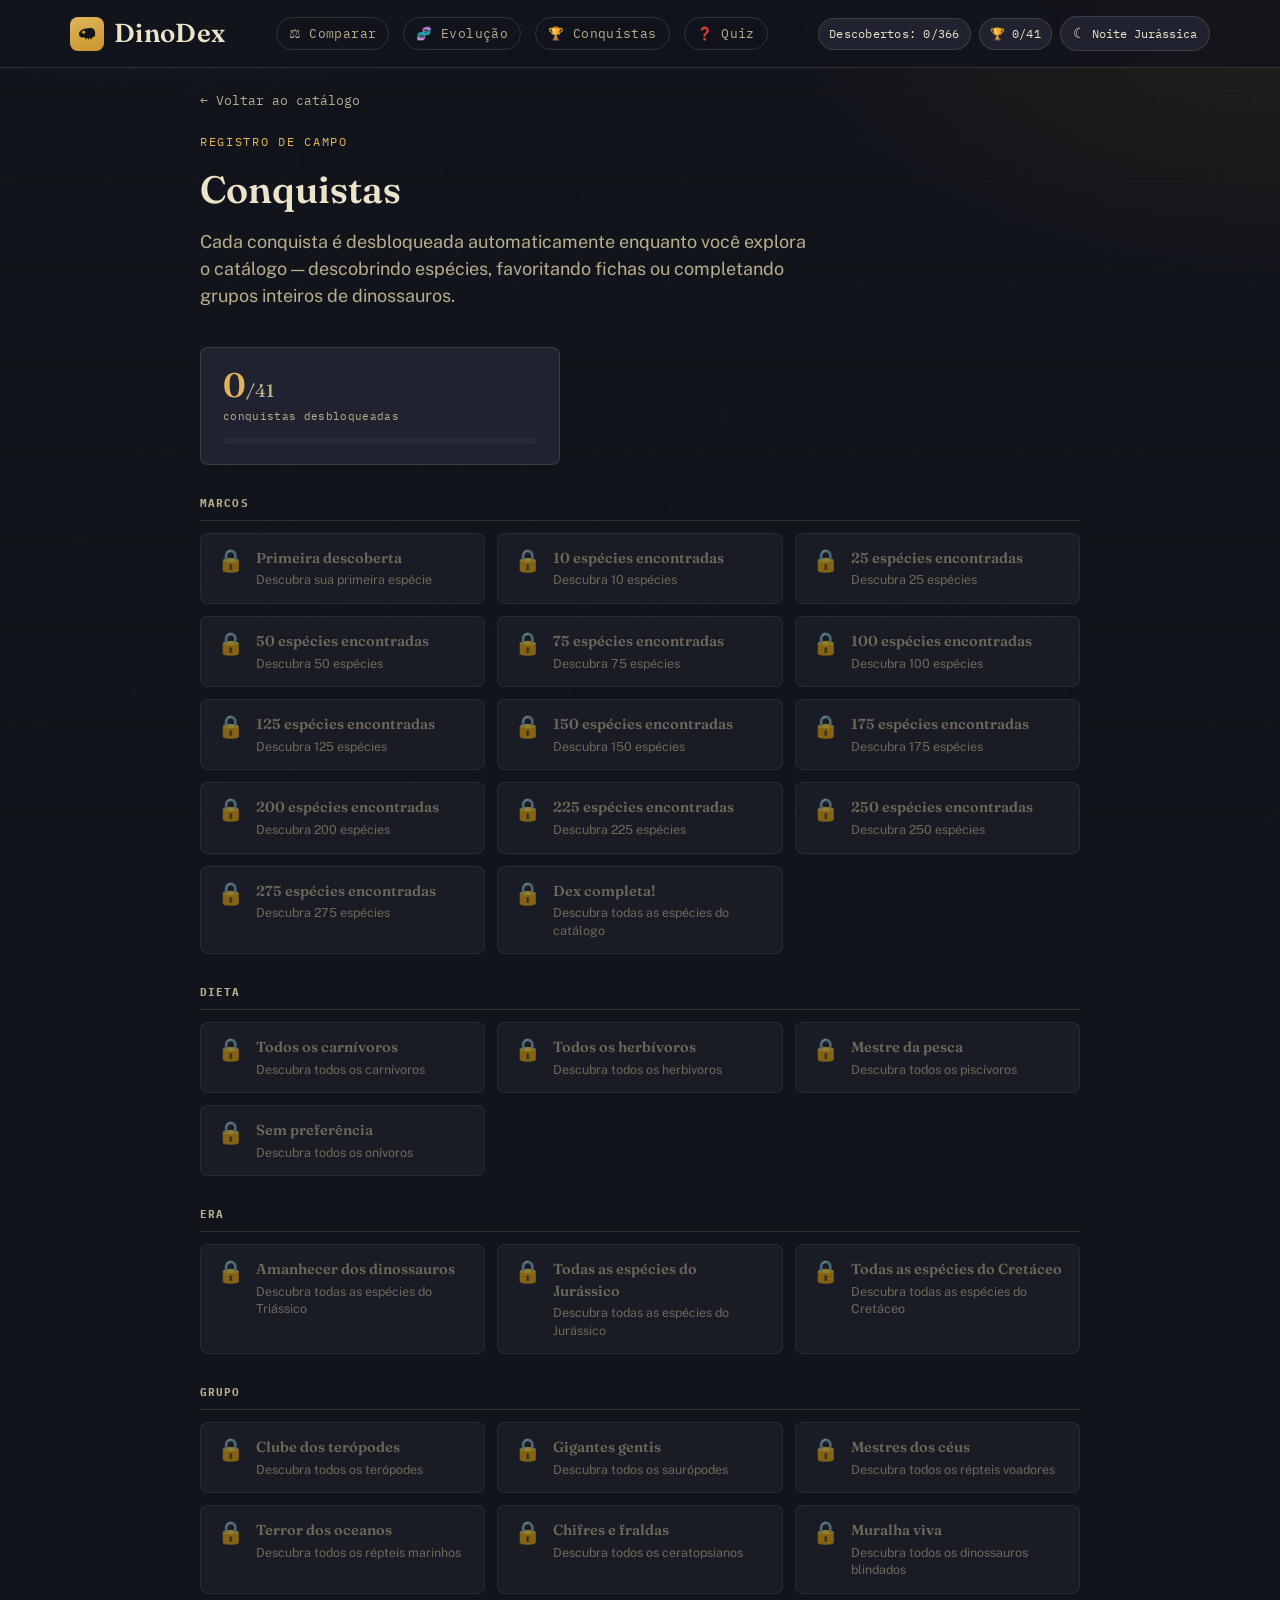
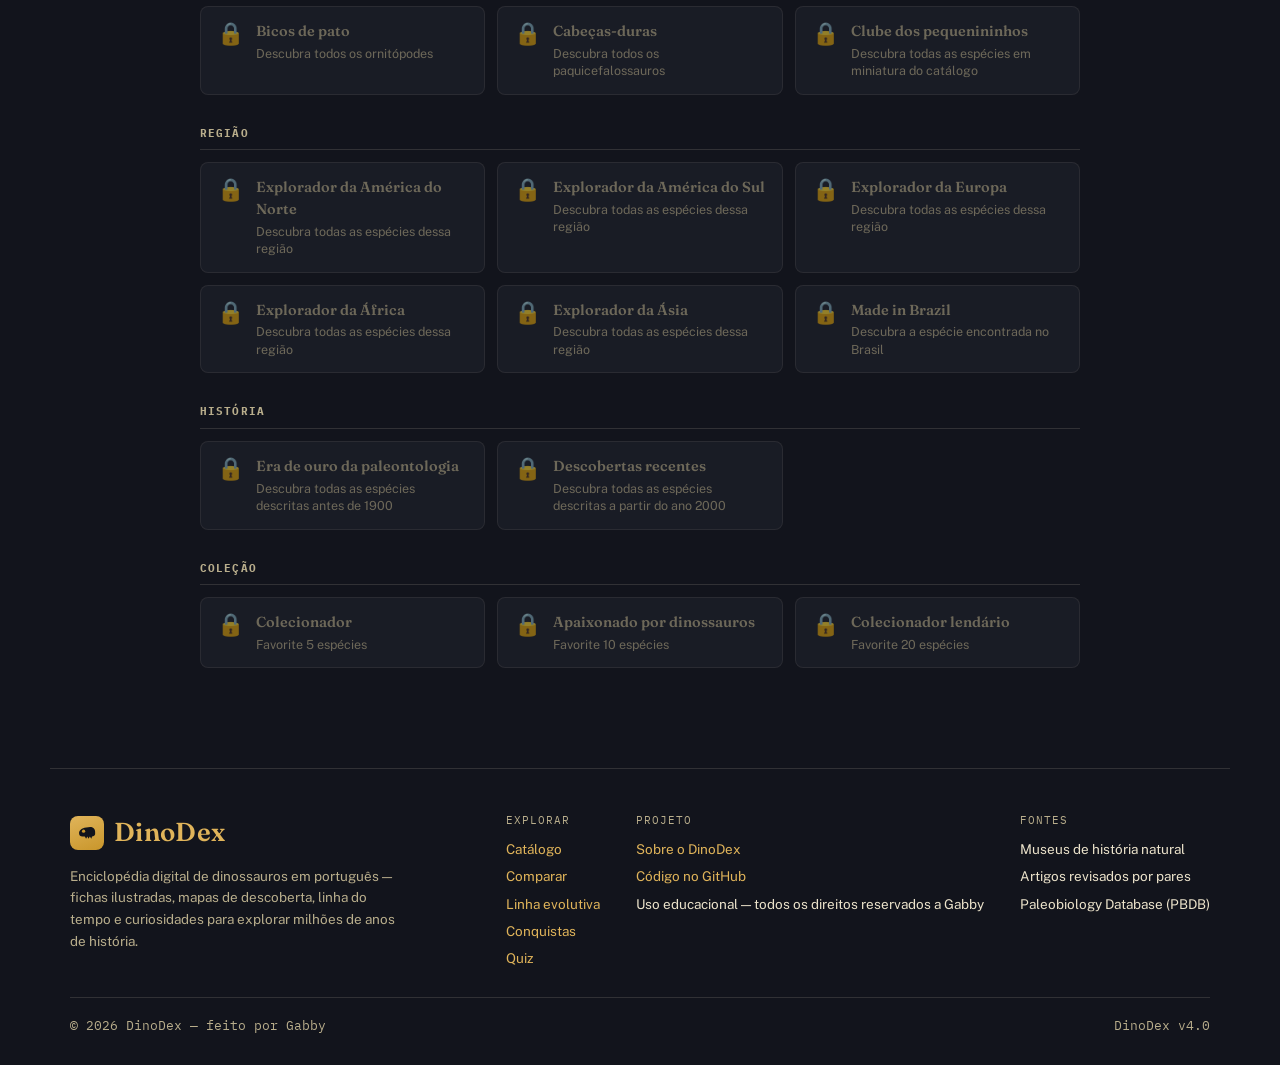
<file: conquistas.html>
<!DOCTYPE html>
<html lang="pt-BR">
<head>
<meta charset="UTF-8">
<meta name="viewport" content="width=device-width, initial-scale=1.0">
<title>Conquistas — DinoDex</title>
<meta name="description" content="Veja todas as conquistas do DinoDex, quais você já desbloqueou e o que falta para completar cada uma.">
<meta name="theme-color" content="#12141c">
<link rel="canonical" href="https://gabbydino.github.io/dinodex/conquistas.html">

<meta property="og:type" content="website">
<meta property="og:title" content="Conquistas — DinoDex">
<meta property="og:description" content="Todas as conquistas do DinoDex, desbloqueadas e por desbloquear.">
<meta property="og:locale" content="pt_BR">

<link rel="manifest" href="manifest.json">
<link rel="icon" type="image/svg+xml" href="icons/favicon.svg">
<link rel="icon" href="icons/icon-192.png" type="image/png">
<link rel="apple-touch-icon" href="icons/icon-192.png">

<link rel="preconnect" href="https://fonts.googleapis.com">
<link rel="preconnect" href="https://fonts.gstatic.com" crossorigin>
<link href="https://fonts.googleapis.com/css2?family=Fraunces:ital,wght@0,500;0,600;0,700;1,500&family=Public+Sans:wght@400;500;600;700&family=IBM+Plex+Mono:wght@400;500&display=swap" rel="stylesheet">
<link rel="stylesheet" href="css/styles.css">
</head>
<body>
<div class="strata-bg" aria-hidden="true"></div>
<div class="topo-bg" aria-hidden="true"></div>

<header class="site-header">
  <div class="header-inner">
    <a class="brand" href="index.html">
      <span class="brand-mark" aria-hidden="true">
        <svg viewBox="20 22 64 48" xmlns="http://www.w3.org/2000/svg"><path d="M27,49 C25,40 32,32 44,29 L62,27 C71,27 78,33 78,42 L78,49 C78,54 73,57 68,57 L66,64 L61,57 L57,64 L53,57 L49,64 L45,57 L37,57 C31,57 27,54 27,49 Z" fill="currentColor"/><circle cx="41" cy="40" r="5.2" fill="var(--gold)"/></svg>
      </span>
      DinoDex
    </a>
    <nav class="header-nav">
      <a href="compare.html">⚖<span class="header-nav-label"> Comparar</span></a>
      <a href="evolucao.html">🧬<span class="header-nav-label"> Evolução</span></a>
      <a href="conquistas.html">🏆<span class="header-nav-label"> Conquistas</span></a>
      <a href="quiz.html">❓<span class="header-nav-label"> Quiz</span></a>
    </nav>
    <div class="header-stats">
      <span id="dexProgress" class="stat-pill">Descobertos: 0/288</span>
      <span id="achProgress" class="stat-pill">🏆 0/41</span>
      <button type="button" class="theme-toggle" data-theme-toggle aria-pressed="false">
        <span class="theme-icon">☾</span><span class="theme-label">Noite Jurássica</span>
      </button>
    </div>
  </div>
</header>

<main class="detail-wrap">
  <a class="back-link" href="index.html">← Voltar ao catálogo</a>

  <section class="compare-intro">
    <p class="hero-eyebrow">Registro de campo</p>
    <h1 class="compare-title">Conquistas</h1>
    <p class="hero-sub">Cada conquista é desbloqueada automaticamente enquanto você explora o catálogo — descobrindo espécies, favoritando fichas ou completando grupos inteiros de dinossauros.</p>
  </section>

  <div class="ach-summary" id="achSummary">
    <div class="ach-summary-num">–<span class="ach-summary-total">/33</span></div>
    <div class="ach-summary-label">carregando…</div>
  </div>

  <div id="achList">
    <div class="skeleton"><span class="spin"></span> Carregando conquistas…</div>
  </div>
</main>

<script type="module" src="js/conquistas.js"></script>
<footer class="site-footer">
  <div class="footer-top">
    <div class="footer-brand">
      <a class="brand" href="index.html">
        <span class="brand-mark" aria-hidden="true">
          <svg viewBox="20 22 64 48" xmlns="http://www.w3.org/2000/svg"><path d="M27,49 C25,40 32,32 44,29 L62,27 C71,27 78,33 78,42 L78,49 C78,54 73,57 68,57 L66,64 L61,57 L57,64 L53,57 L49,64 L45,57 L37,57 C31,57 27,54 27,49 Z" fill="currentColor"/><circle cx="41" cy="40" r="5.2" fill="var(--gold)"/></svg>
        </span>
        DinoDex
      </a>
      <p class="footer-tagline">Enciclopédia digital de dinossauros em português — fichas ilustradas, mapas de descoberta, linha do tempo e curiosidades para explorar milhões de anos de história.</p>
    </div>
    <div class="footer-links">
      <div class="footer-col">
        <p class="footer-col-title">Explorar</p>
        <a href="index.html">Catálogo</a>
        <a href="compare.html">Comparar</a>
        <a href="evolucao.html">Linha evolutiva</a>
        <a href="conquistas.html">Conquistas</a>
        <a href="quiz.html">Quiz</a>
      </div>
      <div class="footer-col">
        <p class="footer-col-title">Projeto</p>
        <a href="sobre.html">Sobre o DinoDex</a>
        <a href="https://github.com/Gabbydino/dinodex" target="_blank" rel="noopener">Código no GitHub</a>
        <span>Uso educacional — todos os direitos reservados a Gabby</span>
      </div>
      <div class="footer-col">
        <p class="footer-col-title">Fontes</p>
        <span>Museus de história natural</span>
        <span>Artigos revisados por pares</span>
        <span>Paleobiology Database (PBDB)</span>
      </div>
    </div>
  </div>
  <div class="footer-bottom">
    <span>© 2026 DinoDex — feito por Gabby</span>
    <span>DinoDex v4.0</span>
  </div>
</footer>
</body>
</html>
</file>
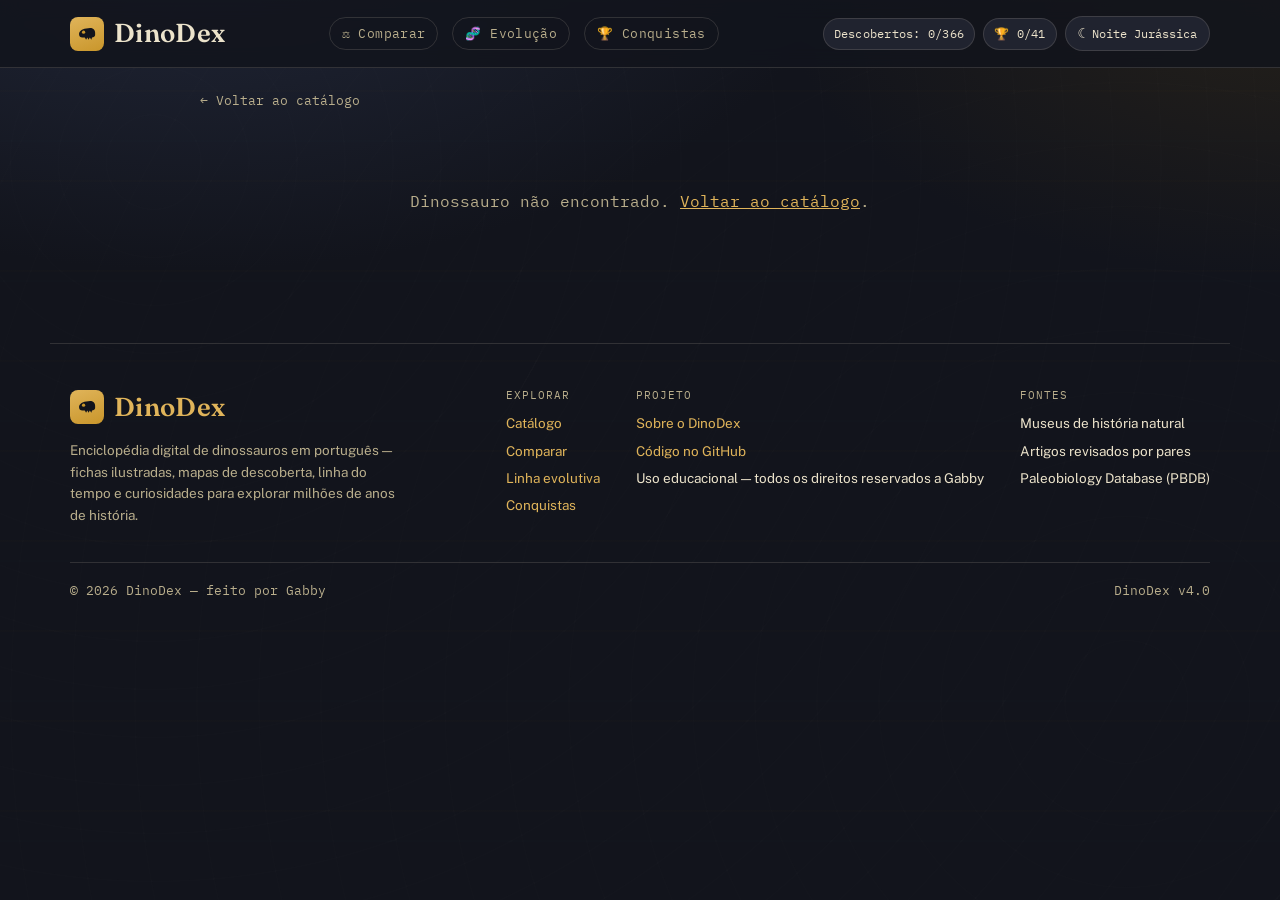
<file: dino.html>
<!DOCTYPE html>
<html lang="pt-BR">
<head>
<meta charset="UTF-8">
<meta name="viewport" content="width=device-width, initial-scale=1.0">
<title id="pageTitle">Ficha do dinossauro — DinoDex</title>
<meta name="description" id="pageDescription" content="Ficha completa de um dinossauro: classificação, mapa de descoberta, linha do tempo, comparação de tamanho e curiosidades.">
<meta name="theme-color" content="#12141c">
<link rel="canonical" id="pageCanonical" href="https://gabbydino.github.io/dinodex/dino.html">

<meta property="og:type" content="article">
<meta property="og:title" id="ogTitle" content="Ficha do dinossauro — DinoDex">
<meta property="og:description" id="ogDescription" content="Ficha completa de um dinossauro no catálogo DinoDex.">
<meta property="og:locale" content="pt_BR">

<link rel="manifest" href="manifest.json">
<link rel="icon" type="image/svg+xml" href="icons/favicon.svg">
<link rel="icon" href="icons/icon-192.png" type="image/png">
<link rel="apple-touch-icon" href="icons/icon-192.png">

<link rel="preconnect" href="https://fonts.googleapis.com">
<link rel="preconnect" href="https://fonts.gstatic.com" crossorigin>
<link href="https://fonts.googleapis.com/css2?family=Fraunces:ital,wght@0,500;0,600;0,700;1,500&family=Public+Sans:wght@400;500;600;700&family=IBM+Plex+Mono:wght@400;500&display=swap" rel="stylesheet">
<link rel="stylesheet" href="css/styles.css">
</head>
<body>
<div class="strata-bg" aria-hidden="true"></div>
<div class="topo-bg" aria-hidden="true"></div>

<header class="site-header">
  <div class="header-inner">
    <a class="brand" href="index.html">
      <span class="brand-mark" aria-hidden="true">
        <svg viewBox="20 22 64 48" xmlns="http://www.w3.org/2000/svg"><path d="M27,49 C25,40 32,32 44,29 L62,27 C71,27 78,33 78,42 L78,49 C78,54 73,57 68,57 L66,64 L61,57 L57,64 L53,57 L49,64 L45,57 L37,57 C31,57 27,54 27,49 Z" fill="currentColor"/><circle cx="41" cy="40" r="5.2" fill="var(--gold)"/></svg>
      </span>
      DinoDex
    </a>
    <nav class="header-nav">
      <a href="compare.html">⚖<span class="header-nav-label"> Comparar</span></a>
      <a href="evolucao.html">🧬<span class="header-nav-label"> Evolução</span></a>
      <a href="conquistas.html">🏆<span class="header-nav-label"> Conquistas</span></a>
    </nav>
    <div class="header-stats">
      <span id="dexProgress" class="stat-pill">Descobertos: 0/288</span>
      <span id="achProgress" class="stat-pill">🏆 0/41</span>
      <button type="button" class="theme-toggle" data-theme-toggle aria-pressed="false">
        <span class="theme-icon">☾</span><span class="theme-label">Noite Jurássica</span>
      </button>
    </div>
  </div>
</header>

<main class="detail-wrap">
  <a class="back-link" href="index.html">← Voltar ao catálogo</a>
  <div id="detailContent">
    <div class="skeleton"><span class="spin"></span> Carregando ficha…</div>
  </div>
</main>

<script type="module" src="js/detail.js"></script>
<footer class="site-footer">
  <div class="footer-top">
    <div class="footer-brand">
      <a class="brand" href="index.html">
        <span class="brand-mark" aria-hidden="true">
          <svg viewBox="20 22 64 48" xmlns="http://www.w3.org/2000/svg"><path d="M27,49 C25,40 32,32 44,29 L62,27 C71,27 78,33 78,42 L78,49 C78,54 73,57 68,57 L66,64 L61,57 L57,64 L53,57 L49,64 L45,57 L37,57 C31,57 27,54 27,49 Z" fill="currentColor"/><circle cx="41" cy="40" r="5.2" fill="var(--gold)"/></svg>
        </span>
        DinoDex
      </a>
      <p class="footer-tagline">Enciclopédia digital de dinossauros em português — fichas ilustradas, mapas de descoberta, linha do tempo e curiosidades para explorar milhões de anos de história.</p>
    </div>
    <div class="footer-links">
      <div class="footer-col">
        <p class="footer-col-title">Explorar</p>
        <a href="index.html">Catálogo</a>
        <a href="compare.html">Comparar</a>
        <a href="evolucao.html">Linha evolutiva</a>
        <a href="conquistas.html">Conquistas</a>
      </div>
      <div class="footer-col">
        <p class="footer-col-title">Projeto</p>
        <a href="sobre.html">Sobre o DinoDex</a>
        <a href="https://github.com/Gabbydino/dinodex" target="_blank" rel="noopener">Código no GitHub</a>
        <span>Uso educacional — todos os direitos reservados a Gabby</span>
      </div>
      <div class="footer-col">
        <p class="footer-col-title">Fontes</p>
        <span>Museus de história natural</span>
        <span>Artigos revisados por pares</span>
        <span>Paleobiology Database (PBDB)</span>
      </div>
    </div>
  </div>
  <div class="footer-bottom">
    <span>© 2026 DinoDex — feito por Gabby</span>
    <span>DinoDex v4.0</span>
  </div>
</footer>
</body>
</html>
</file>
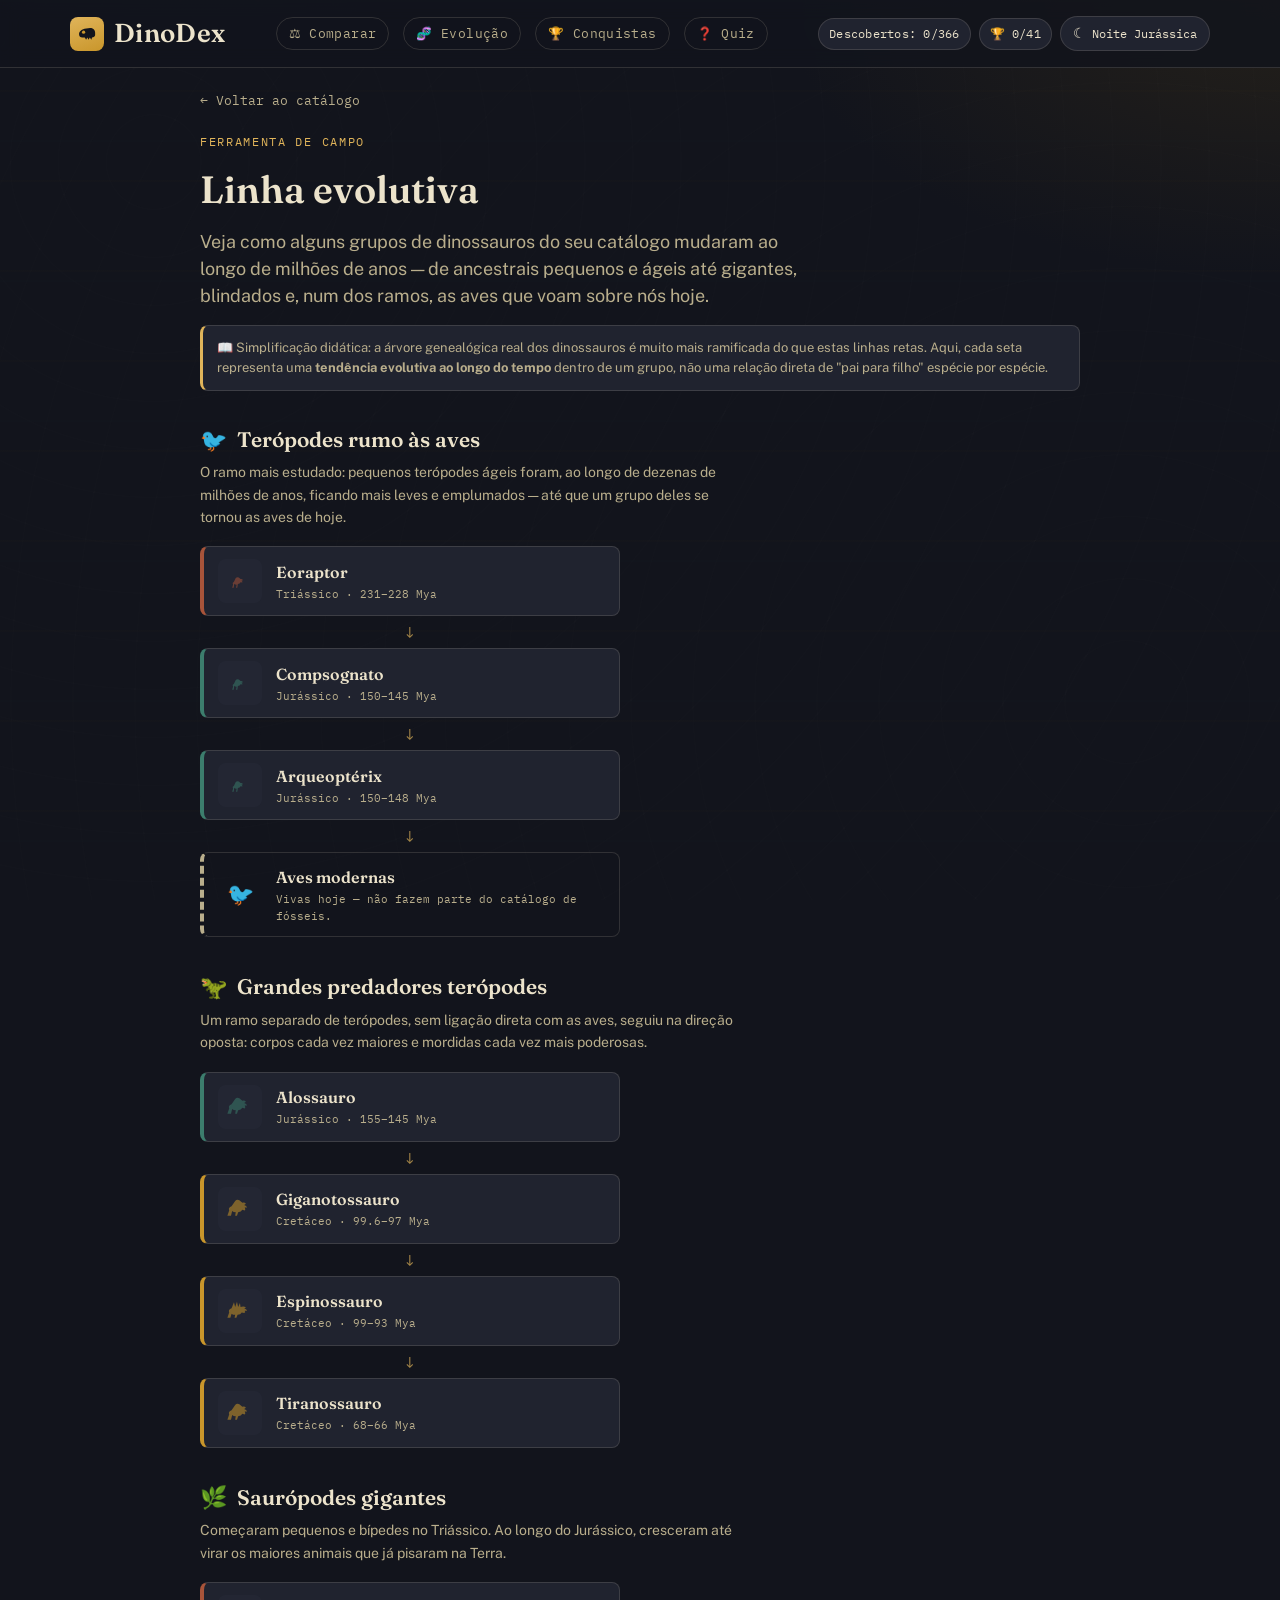
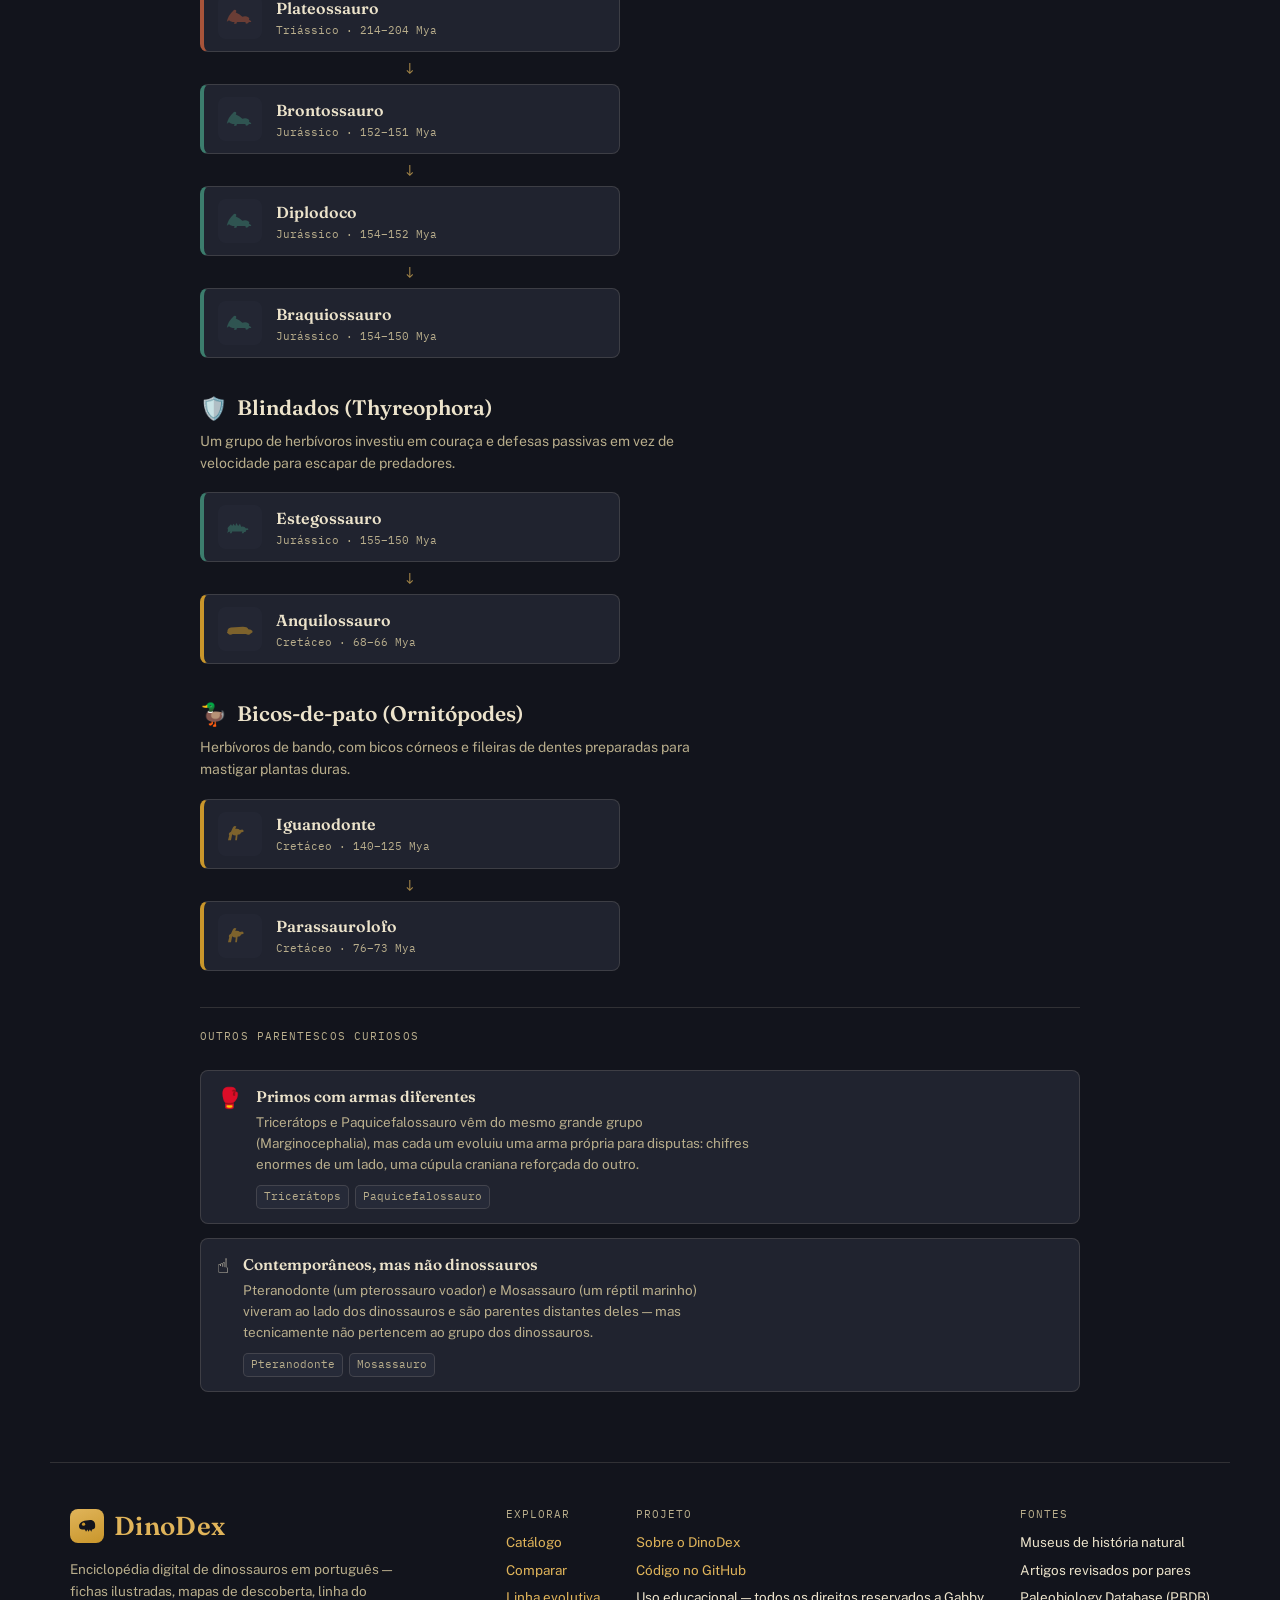
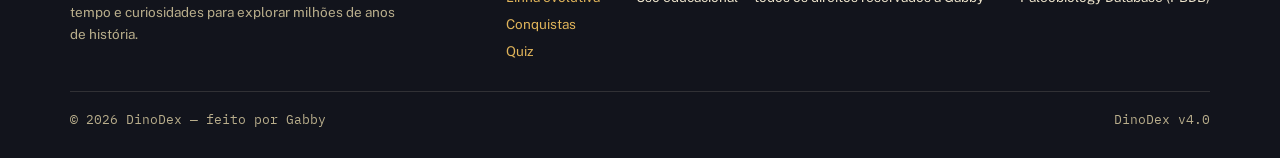
<file: evolucao.html>
<!DOCTYPE html>
<html lang="pt-BR">
<head>
<meta charset="UTF-8">
<meta name="viewport" content="width=device-width, initial-scale=1.0">
<title>Linha evolutiva — DinoDex</title>
<meta name="description" content="Veja como os grupos de dinossauros do seu catálogo mudaram ao longo de milhões de anos, do Triássico até as aves modernas.">
<meta name="theme-color" content="#12141c">
<link rel="canonical" href="https://gabbydino.github.io/dinodex/evolucao.html">

<meta property="og:type" content="website">
<meta property="og:title" content="Linha evolutiva — DinoDex">
<meta property="og:description" content="Como os grupos de dinossauros do catálogo mudaram ao longo do tempo.">
<meta property="og:locale" content="pt_BR">

<link rel="manifest" href="manifest.json">
<link rel="icon" type="image/svg+xml" href="icons/favicon.svg">
<link rel="icon" href="icons/icon-192.png" type="image/png">
<link rel="apple-touch-icon" href="icons/icon-192.png">

<link rel="preconnect" href="https://fonts.googleapis.com">
<link rel="preconnect" href="https://fonts.gstatic.com" crossorigin>
<link href="https://fonts.googleapis.com/css2?family=Fraunces:ital,wght@0,500;0,600;0,700;1,500&family=Public+Sans:wght@400;500;600;700&family=IBM+Plex+Mono:wght@400;500&display=swap" rel="stylesheet">
<link rel="stylesheet" href="css/styles.css">
</head>
<body>
<div class="strata-bg" aria-hidden="true"></div>
<div class="topo-bg" aria-hidden="true"></div>

<header class="site-header">
  <div class="header-inner">
    <a class="brand" href="index.html">
      <span class="brand-mark" aria-hidden="true">
        <svg viewBox="20 22 64 48" xmlns="http://www.w3.org/2000/svg"><path d="M27,49 C25,40 32,32 44,29 L62,27 C71,27 78,33 78,42 L78,49 C78,54 73,57 68,57 L66,64 L61,57 L57,64 L53,57 L49,64 L45,57 L37,57 C31,57 27,54 27,49 Z" fill="currentColor"/><circle cx="41" cy="40" r="5.2" fill="var(--gold)"/></svg>
      </span>
      DinoDex
    </a>
    <nav class="header-nav">
      <a href="compare.html">⚖<span class="header-nav-label"> Comparar</span></a>
      <a href="evolucao.html">🧬<span class="header-nav-label"> Evolução</span></a>
      <a href="conquistas.html">🏆<span class="header-nav-label"> Conquistas</span></a>
      <a href="quiz.html">❓<span class="header-nav-label"> Quiz</span></a>
    </nav>
    <div class="header-stats">
      <span id="dexProgress" class="stat-pill">Descobertos: 0/288</span>
      <span id="achProgress" class="stat-pill">🏆 0/41</span>
      <button type="button" class="theme-toggle" data-theme-toggle aria-pressed="false">
        <span class="theme-icon">☾</span><span class="theme-label">Noite Jurássica</span>
      </button>
    </div>
  </div>
</header>

<main class="detail-wrap">
  <a class="back-link" href="index.html">← Voltar ao catálogo</a>

  <section class="compare-intro">
    <p class="hero-eyebrow">Ferramenta de campo</p>
    <h1 class="compare-title">Linha evolutiva</h1>
    <p class="hero-sub">Veja como alguns grupos de dinossauros do seu catálogo mudaram ao longo de milhões de anos — de ancestrais pequenos e ágeis até gigantes, blindados e, num dos ramos, as aves que voam sobre nós hoje.</p>
    <p class="evo-disclaimer">📖 Simplificação didática: a árvore genealógica real dos dinossauros é muito mais ramificada do que estas linhas retas. Aqui, cada seta representa uma <strong>tendência evolutiva ao longo do tempo</strong> dentro de um grupo, não uma relação direta de "pai para filho" espécie por espécie.</p>
  </section>

  <div id="evoContent">
    <div class="skeleton"><span class="spin"></span> Carregando linha evolutiva…</div>
  </div>
</main>

<script type="module" src="js/evolucao.js"></script>
<footer class="site-footer">
  <div class="footer-top">
    <div class="footer-brand">
      <a class="brand" href="index.html">
        <span class="brand-mark" aria-hidden="true">
          <svg viewBox="20 22 64 48" xmlns="http://www.w3.org/2000/svg"><path d="M27,49 C25,40 32,32 44,29 L62,27 C71,27 78,33 78,42 L78,49 C78,54 73,57 68,57 L66,64 L61,57 L57,64 L53,57 L49,64 L45,57 L37,57 C31,57 27,54 27,49 Z" fill="currentColor"/><circle cx="41" cy="40" r="5.2" fill="var(--gold)"/></svg>
        </span>
        DinoDex
      </a>
      <p class="footer-tagline">Enciclopédia digital de dinossauros em português — fichas ilustradas, mapas de descoberta, linha do tempo e curiosidades para explorar milhões de anos de história.</p>
    </div>
    <div class="footer-links">
      <div class="footer-col">
        <p class="footer-col-title">Explorar</p>
        <a href="index.html">Catálogo</a>
        <a href="compare.html">Comparar</a>
        <a href="evolucao.html">Linha evolutiva</a>
        <a href="conquistas.html">Conquistas</a>
        <a href="quiz.html">Quiz</a>
      </div>
      <div class="footer-col">
        <p class="footer-col-title">Projeto</p>
        <a href="sobre.html">Sobre o DinoDex</a>
        <a href="https://github.com/Gabbydino/dinodex" target="_blank" rel="noopener">Código no GitHub</a>
        <span>Uso educacional — todos os direitos reservados a Gabby</span>
      </div>
      <div class="footer-col">
        <p class="footer-col-title">Fontes</p>
        <span>Museus de história natural</span>
        <span>Artigos revisados por pares</span>
        <span>Paleobiology Database (PBDB)</span>
      </div>
    </div>
  </div>
  <div class="footer-bottom">
    <span>© 2026 DinoDex — feito por Gabby</span>
    <span>DinoDex v4.0</span>
  </div>
</footer>
</body>
</html>
</file>
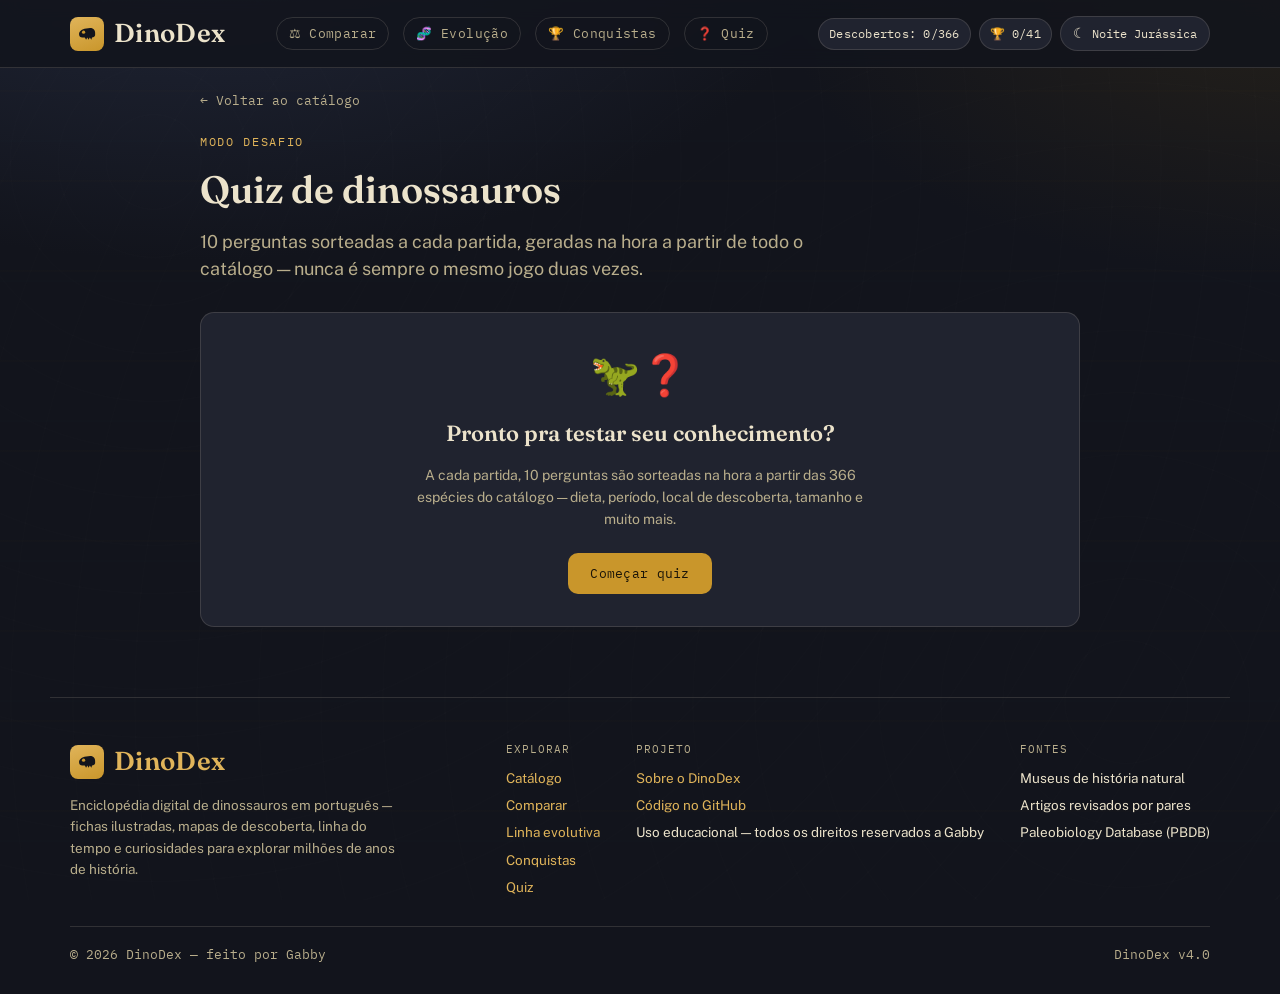
<file: quiz.html>
<!DOCTYPE html>
<html lang="pt-BR">
<head>
<meta charset="UTF-8">
<meta name="viewport" content="width=device-width, initial-scale=1.0">
<title>Quiz — DinoDex</title>
<meta name="description" content="Teste seus conhecimentos sobre dinossauros com 10 perguntas sorteadas a cada partida, a partir de todo o catálogo do DinoDex.">
<meta name="theme-color" content="#12141c">
<link rel="canonical" href="https://gabbydino.github.io/dinodex/quiz.html">

<meta property="og:type" content="website">
<meta property="og:title" content="Quiz — DinoDex">
<meta property="og:description" content="10 perguntas sorteadas a cada partida sobre os dinossauros do catálogo.">
<meta property="og:locale" content="pt_BR">

<link rel="manifest" href="manifest.json">
<link rel="icon" type="image/svg+xml" href="icons/favicon.svg">
<link rel="icon" href="icons/icon-192.png" type="image/png">
<link rel="apple-touch-icon" href="icons/icon-192.png">

<link rel="preconnect" href="https://fonts.googleapis.com">
<link rel="preconnect" href="https://fonts.gstatic.com" crossorigin>
<link href="https://fonts.googleapis.com/css2?family=Fraunces:ital,wght@0,500;0,600;0,700;1,500&family=Public+Sans:wght@400;500;600;700&family=IBM+Plex+Mono:wght@400;500&display=swap" rel="stylesheet">
<link rel="stylesheet" href="css/styles.css">
</head>
<body>
<div class="strata-bg" aria-hidden="true"></div>
<div class="topo-bg" aria-hidden="true"></div>

<header class="site-header">
  <div class="header-inner">
    <a class="brand" href="index.html">
      <span class="brand-mark" aria-hidden="true">
        <svg viewBox="20 22 64 48" xmlns="http://www.w3.org/2000/svg"><path d="M27,49 C25,40 32,32 44,29 L62,27 C71,27 78,33 78,42 L78,49 C78,54 73,57 68,57 L66,64 L61,57 L57,64 L53,57 L49,64 L45,57 L37,57 C31,57 27,54 27,49 Z" fill="currentColor"/><circle cx="41" cy="40" r="5.2" fill="var(--gold)"/></svg>
      </span>
      DinoDex
    </a>
    <nav class="header-nav">
      <a href="compare.html">⚖<span class="header-nav-label"> Comparar</span></a>
      <a href="evolucao.html">🧬<span class="header-nav-label"> Evolução</span></a>
      <a href="conquistas.html">🏆<span class="header-nav-label"> Conquistas</span></a>
      <a href="quiz.html">❓<span class="header-nav-label"> Quiz</span></a>
    </nav>
    <div class="header-stats">
      <span id="dexProgress" class="stat-pill">Descobertos: 0/288</span>
      <span id="achProgress" class="stat-pill">🏆 0/41</span>
      <button type="button" class="theme-toggle" data-theme-toggle aria-pressed="false">
        <span class="theme-icon">☾</span><span class="theme-label">Noite Jurássica</span>
      </button>
    </div>
  </div>
</header>

<main class="detail-wrap">
  <a class="back-link" href="index.html">← Voltar ao catálogo</a>

  <section class="compare-intro">
    <p class="hero-eyebrow">Modo desafio</p>
    <h1 class="compare-title">Quiz de dinossauros</h1>
    <p class="hero-sub">10 perguntas sorteadas a cada partida, geradas na hora a partir de todo o catálogo — nunca é sempre o mesmo jogo duas vezes.</p>
  </section>

  <div class="quiz-card" id="quizArea">
    <div class="skeleton"><span class="spin"></span> Preparando o quiz…</div>
  </div>
</main>

<script type="module" src="js/quiz.js"></script>
<footer class="site-footer">
  <div class="footer-top">
    <div class="footer-brand">
      <a class="brand" href="index.html">
        <span class="brand-mark" aria-hidden="true">
          <svg viewBox="20 22 64 48" xmlns="http://www.w3.org/2000/svg"><path d="M27,49 C25,40 32,32 44,29 L62,27 C71,27 78,33 78,42 L78,49 C78,54 73,57 68,57 L66,64 L61,57 L57,64 L53,57 L49,64 L45,57 L37,57 C31,57 27,54 27,49 Z" fill="currentColor"/><circle cx="41" cy="40" r="5.2" fill="var(--gold)"/></svg>
        </span>
        DinoDex
      </a>
      <p class="footer-tagline">Enciclopédia digital de dinossauros em português — fichas ilustradas, mapas de descoberta, linha do tempo e curiosidades para explorar milhões de anos de história.</p>
    </div>
    <div class="footer-links">
      <div class="footer-col">
        <p class="footer-col-title">Explorar</p>
        <a href="index.html">Catálogo</a>
        <a href="compare.html">Comparar</a>
        <a href="evolucao.html">Linha evolutiva</a>
        <a href="conquistas.html">Conquistas</a>
        <a href="quiz.html">Quiz</a>
      </div>
      <div class="footer-col">
        <p class="footer-col-title">Projeto</p>
        <a href="sobre.html">Sobre o DinoDex</a>
        <a href="https://github.com/Gabbydino/dinodex" target="_blank" rel="noopener">Código no GitHub</a>
        <span>Uso educacional — todos os direitos reservados a Gabby</span>
      </div>
      <div class="footer-col">
        <p class="footer-col-title">Fontes</p>
        <span>Museus de história natural</span>
        <span>Artigos revisados por pares</span>
        <span>Paleobiology Database (PBDB)</span>
      </div>
    </div>
  </div>
  <div class="footer-bottom">
    <span>© 2026 DinoDex — feito por Gabby</span>
    <span>DinoDex v4.0</span>
  </div>
</footer>
</body>
</html>
</file>
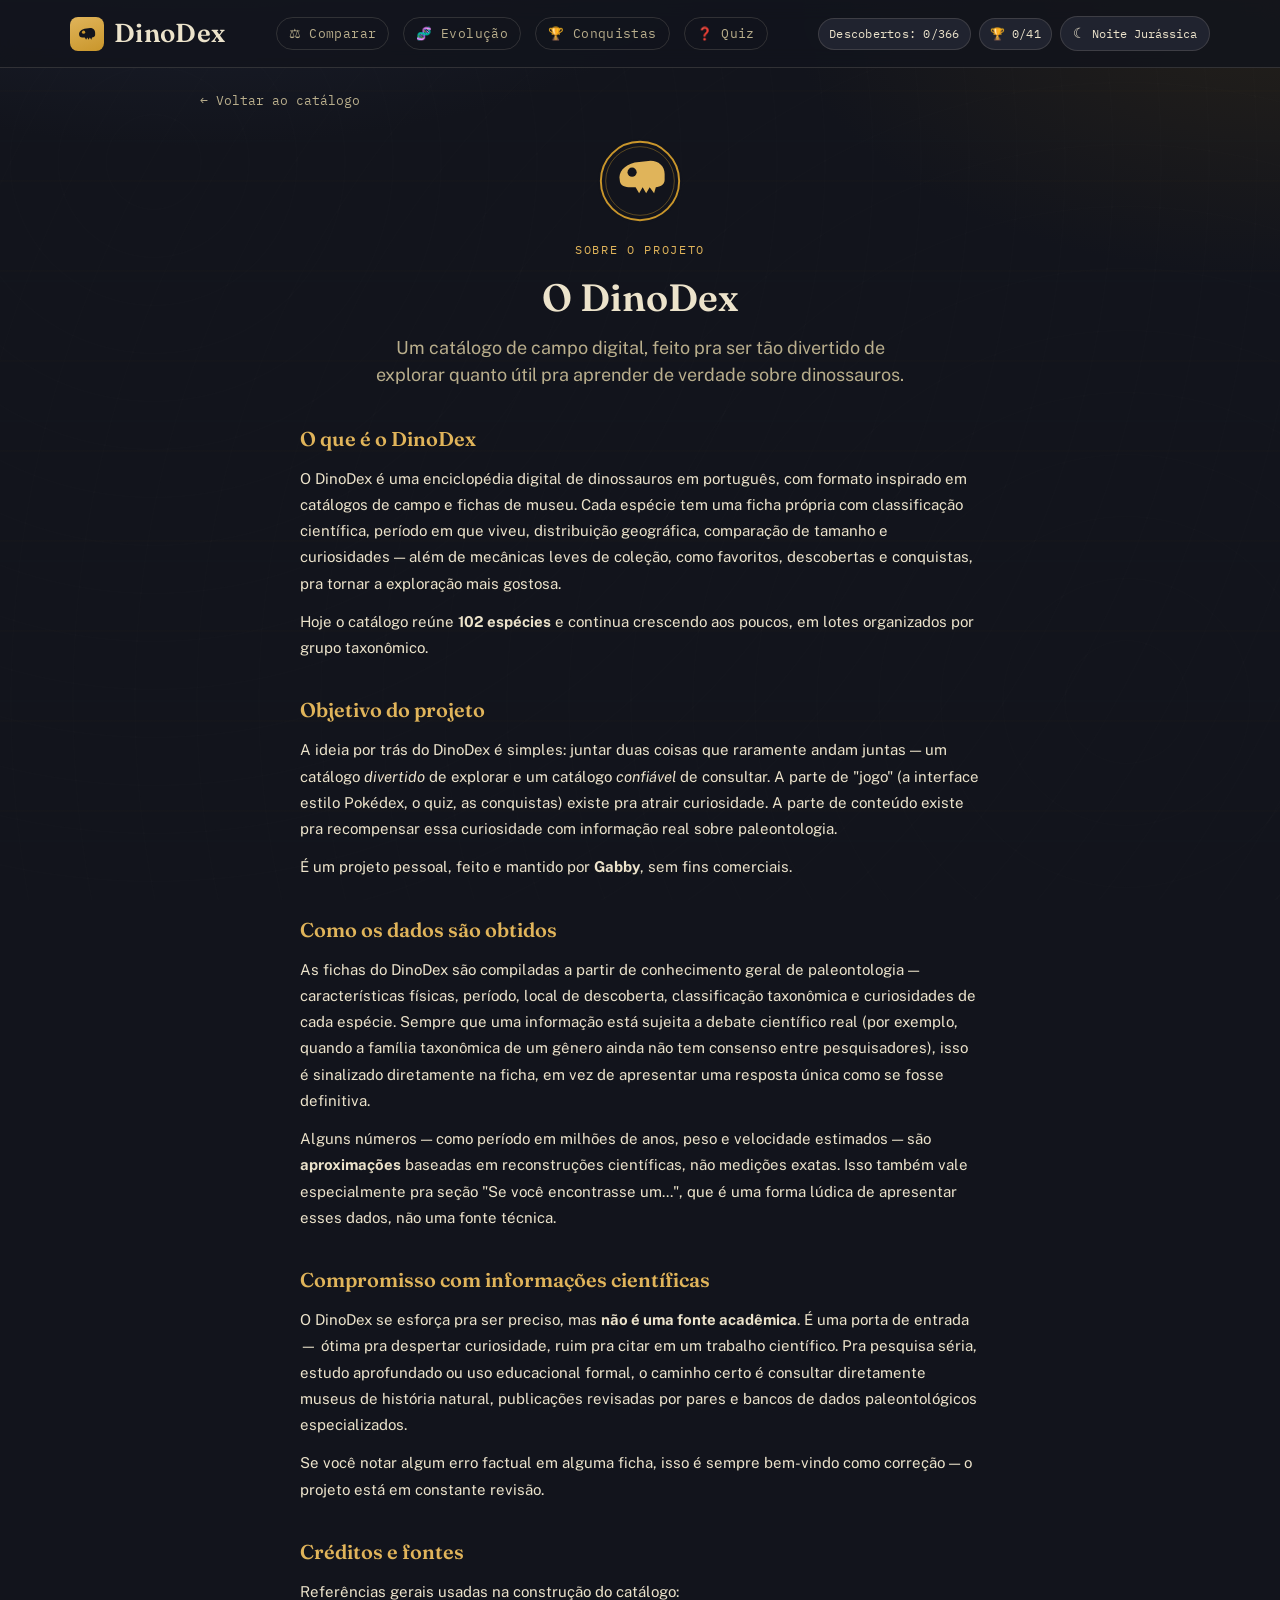
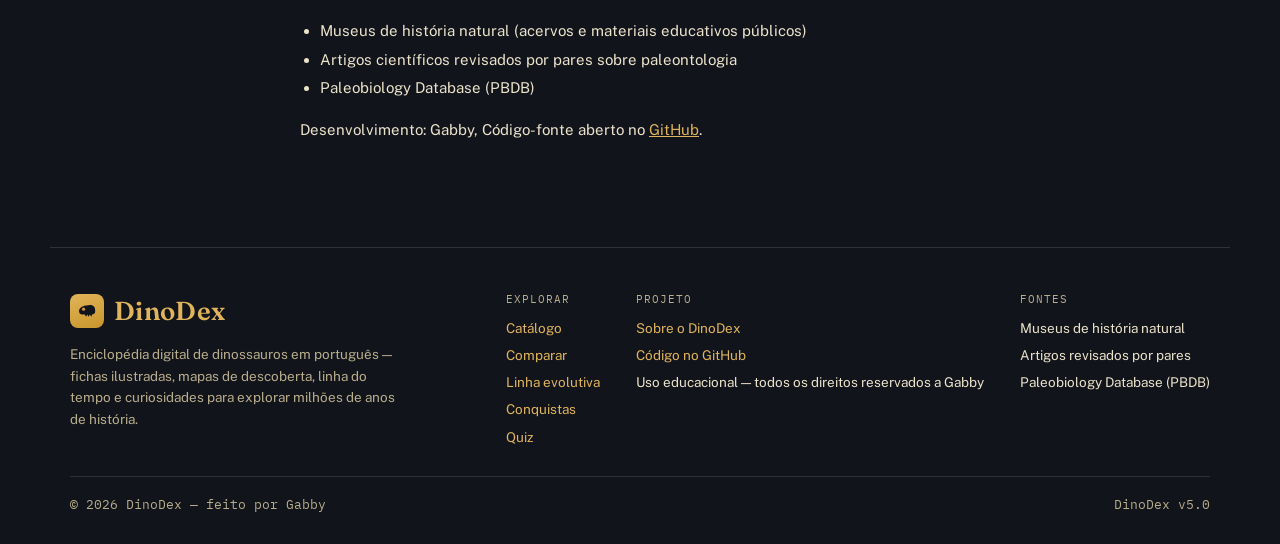
<file: sobre.html>
<!DOCTYPE html>
<html lang="pt-BR">
<head>
<meta charset="UTF-8">
<meta name="viewport" content="width=device-width, initial-scale=1.0">
<title>Sobre — DinoDex</title>
<meta name="description" content="Conheça o DinoDex: o que é, como os dados são compilados, e o compromisso do projeto com informações científicas confiáveis sobre dinossauros.">
<meta name="theme-color" content="#12141c">
<link rel="canonical" href="https://gabbydino.github.io/dinodex/sobre.html">

<meta property="og:type" content="website">
<meta property="og:title" content="Sobre — DinoDex">
<meta property="og:description" content="O que é o DinoDex, como os dados são obtidos e o compromisso do projeto com informação científica confiável.">
<meta property="og:locale" content="pt_BR">

<link rel="manifest" href="manifest.json">
<link rel="icon" type="image/svg+xml" href="icons/favicon.svg">
<link rel="icon" href="icons/icon-192.png" type="image/png">
<link rel="apple-touch-icon" href="icons/icon-192.png">

<link rel="preconnect" href="https://fonts.googleapis.com">
<link rel="preconnect" href="https://fonts.gstatic.com" crossorigin>
<link href="https://fonts.googleapis.com/css2?family=Fraunces:ital,wght@0,500;0,600;0,700;1,500&family=Public+Sans:wght@400;500;600;700&family=IBM+Plex+Mono:wght@400;500&display=swap" rel="stylesheet">
<link rel="stylesheet" href="css/styles.css">
</head>
<body>
<div class="strata-bg" aria-hidden="true"></div>
<div class="topo-bg" aria-hidden="true"></div>

<header class="site-header">
  <div class="header-inner">
    <a class="brand" href="index.html">
      <span class="brand-mark" aria-hidden="true">
        <svg viewBox="20 22 64 48" xmlns="http://www.w3.org/2000/svg"><path d="M27,49 C25,40 32,32 44,29 L62,27 C71,27 78,33 78,42 L78,49 C78,54 73,57 68,57 L66,64 L61,57 L57,64 L53,57 L49,64 L45,57 L37,57 C31,57 27,54 27,49 Z" fill="currentColor"/><circle cx="41" cy="40" r="5.2" fill="var(--gold)"/></svg>
      </span>
      DinoDex
    </a>
    <nav class="header-nav">
      <a href="compare.html">⚖<span class="header-nav-label"> Comparar</span></a>
      <a href="evolucao.html">🧬<span class="header-nav-label"> Evolução</span></a>
      <a href="conquistas.html">🏆<span class="header-nav-label"> Conquistas</span></a>
      <a href="quiz.html">❓<span class="header-nav-label"> Quiz</span></a>
    </nav>
    <div class="header-stats">
      <span id="dexProgress" class="stat-pill">Descobertos: 0/288</span>
      <span id="achProgress" class="stat-pill">🏆 0/41</span>
      <button type="button" class="theme-toggle" data-theme-toggle aria-pressed="false">
        <span class="theme-icon">☾</span><span class="theme-label">Noite Jurássica</span>
      </button>
    </div>
  </div>
</header>

<main class="detail-wrap">
  <a class="back-link" href="index.html">← Voltar ao catálogo</a>

  <section class="sobre-hero">
    <div class="sobre-seal" aria-hidden="true">
      <svg viewBox="0 0 100 100" xmlns="http://www.w3.org/2000/svg">
        <circle cx="50" cy="50" r="48" fill="#12141c"/>
        <circle cx="50" cy="50" r="44.5" fill="none" stroke="#c9962b" stroke-width="2.2"/>
        <circle cx="50" cy="50" r="39" fill="none" stroke="#c9962b" stroke-width="0.8" opacity="0.55"/>
        <path d="M27,49 C25,40 32,32 44,29 L62,27 C71,27 78,33 78,42 L78,49 C78,54 73,57 68,57 L66,64 L61,57 L57,64 L53,57 L49,64 L45,57 L37,57 C31,57 27,54 27,49 Z" fill="#e0b45a"/>
        <circle cx="41" cy="40" r="5.2" fill="#12141c"/>
      </svg>
    </div>
    <p class="hero-eyebrow">Sobre o projeto</p>
    <h1 class="compare-title">O DinoDex</h1>
    <p class="hero-sub">Um catálogo de campo digital, feito pra ser tão divertido de explorar quanto útil pra aprender de verdade sobre dinossauros.</p>
  </section>

  <div class="sobre-content">
    <section class="sobre-block">
      <h2>O que é o DinoDex</h2>
      <p>O DinoDex é uma enciclopédia digital de dinossauros em português, com formato inspirado em catálogos de campo e fichas de museu. Cada espécie tem uma ficha própria com classificação científica, período em que viveu, distribuição geográfica, comparação de tamanho e curiosidades — além de mecânicas leves de coleção, como favoritos, descobertas e conquistas, pra tornar a exploração mais gostosa.</p>
      <p>Hoje o catálogo reúne <strong>102 espécies</strong> e continua crescendo aos poucos, em lotes organizados por grupo taxonômico.</p>
    </section>

    <section class="sobre-block">
      <h2>Objetivo do projeto</h2>
      <p>A ideia por trás do DinoDex é simples: juntar duas coisas que raramente andam juntas — um catálogo <em>divertido</em> de explorar e um catálogo <em>confiável</em> de consultar. A parte de "jogo" (a interface estilo Pokédex, o quiz, as conquistas) existe pra atrair curiosidade. A parte de conteúdo existe pra recompensar essa curiosidade com informação real sobre paleontologia.</p>
      <p>É um projeto pessoal, feito e mantido por <strong>Gabby</strong>, sem fins comerciais.</p>
    </section>

    <section class="sobre-block">
      <h2>Como os dados são obtidos</h2>
      <p>As fichas do DinoDex são compiladas a partir de conhecimento geral de paleontologia — características físicas, período, local de descoberta, classificação taxonômica e curiosidades de cada espécie. Sempre que uma informação está sujeita a debate científico real (por exemplo, quando a família taxonômica de um gênero ainda não tem consenso entre pesquisadores), isso é sinalizado diretamente na ficha, em vez de apresentar uma resposta única como se fosse definitiva.</p>
      <p>Alguns números — como período em milhões de anos, peso e velocidade estimados — são <strong>aproximações</strong> baseadas em reconstruções científicas, não medições exatas. Isso também vale especialmente pra seção "Se você encontrasse um...", que é uma forma lúdica de apresentar esses dados, não uma fonte técnica.</p>
    </section>

    <section class="sobre-block">
      <h2>Compromisso com informações científicas</h2>
      <p>O DinoDex se esforça pra ser preciso, mas <strong>não é uma fonte acadêmica</strong>. É uma porta de entrada — ótima pra despertar curiosidade, ruim pra citar em um trabalho científico. Pra pesquisa séria, estudo aprofundado ou uso educacional formal, o caminho certo é consultar diretamente museus de história natural, publicações revisadas por pares e bancos de dados paleontológicos especializados.</p>
      <p>Se você notar algum erro factual em alguma ficha, isso é sempre bem-vindo como correção — o projeto está em constante revisão.</p>
    </section>

    <section class="sobre-block">
      <h2>Créditos e fontes</h2>
      <p>Referências gerais usadas na construção do catálogo:</p>
      <ul class="sobre-list">
        <li>Museus de história natural (acervos e materiais educativos públicos)</li>
        <li>Artigos científicos revisados por pares sobre paleontologia</li>
        <li>Paleobiology Database (PBDB)</li>
      </ul>
      <p>Desenvolvimento: Gabby, Código-fonte aberto no <a href="https://github.com/Gabbydino/dinodex" target="_blank" rel="noopener">GitHub</a>.</p>
    </section>
  </div>
</main>

<footer class="site-footer">
  <div class="footer-top">
    <div class="footer-brand">
      <a class="brand" href="index.html">
        <span class="brand-mark" aria-hidden="true">
          <svg viewBox="20 22 64 48" xmlns="http://www.w3.org/2000/svg"><path d="M27,49 C25,40 32,32 44,29 L62,27 C71,27 78,33 78,42 L78,49 C78,54 73,57 68,57 L66,64 L61,57 L57,64 L53,57 L49,64 L45,57 L37,57 C31,57 27,54 27,49 Z" fill="currentColor"/><circle cx="41" cy="40" r="5.2" fill="var(--gold)"/></svg>
        </span>
        DinoDex
      </a>
      <p class="footer-tagline">Enciclopédia digital de dinossauros em português — fichas ilustradas, mapas de descoberta, linha do tempo e curiosidades para explorar milhões de anos de história.</p>
    </div>
    <div class="footer-links">
      <div class="footer-col">
        <p class="footer-col-title">Explorar</p>
        <a href="index.html">Catálogo</a>
        <a href="compare.html">Comparar</a>
        <a href="evolucao.html">Linha evolutiva</a>
        <a href="conquistas.html">Conquistas</a>
        <a href="quiz.html">Quiz</a>
      </div>
      <div class="footer-col">
        <p class="footer-col-title">Projeto</p>
        <a href="sobre.html">Sobre o DinoDex</a>
        <a href="https://github.com/Gabbydino/dinodex" target="_blank" rel="noopener">Código no GitHub</a>
        <span>Uso educacional — todos os direitos reservados a Gabby</span>
      </div>
      <div class="footer-col">
        <p class="footer-col-title">Fontes</p>
        <span>Museus de história natural</span>
        <span>Artigos revisados por pares</span>
        <span>Paleobiology Database (PBDB)</span>
      </div>
    </div>
  </div>
  <div class="footer-bottom">
    <span>© 2026 DinoDex — feito por Gabby</span>
    <span>DinoDex v5.0</span>
  </div>
</footer>

<script type="module">
import { loadDinos, updateProgress, updateAchievementsCount, checkAchievements, registerServiceWorker, initTheme } from './js/common.js';
(async function(){
  registerServiceWorker();
  initTheme();
  const dinos = await loadDinos();
  updateProgress(dinos.length);
  checkAchievements(dinos);
  updateAchievementsCount();
})();
</script>
</body>
</html>
</file>
<file: css/styles.css>
/* =========================================================
   DINODEX — catálogo de campo de dinossauros
   Paleta: tinta noturna de museu + papel envelhecido + âmbar
   fóssil + verdigris. Tipografia: Fraunces (display) + Public
   Sans (corpo) + IBM Plex Mono (dados/rótulos).
   ========================================================= */

:root{
  --ink:#12141c;
  --ink-soft:#191c27;
  --panel:#20232f;
  --panel-2:#262a38;
  --paper:#ece3cb;
  --paper-dim:#b9ae8c;
  --gold:#c9962b;
  --gold-soft:#e0b45a;
  --teal:#3c7d6d;
  --teal-soft:#5aa392;
  --rust:#a8543a;
  --rust-soft:#c96e4e;
  --line: rgba(236,227,203,.14);
  --line-strong: rgba(236,227,203,.28);
  --shadow: 0 20px 40px rgba(0,0,0,.35);

  --era-triassico:#a8543a;
  --era-jurassico:#3c7d6d;
  --era-cretaceo:#c9962b;

  --bg-glow-1:#22283a;
  --bg-glow-2:#24201a;

  --font-display:'Fraunces', 'Iowan Old Style', serif;
  --font-body:'Public Sans', system-ui, sans-serif;
  --font-mono:'IBM Plex Mono', 'SFMono-Regular', monospace;

  --radius:14px;
  --radius-sm:8px;
}

/* ===== tema "Dia de Campo" (claro) — alternativa ao padrão "Noite Jurássica" ===== */
:root[data-theme="dia"]{
  --ink:#f3ecd9;
  --ink-soft:#ece1c6;
  --panel:#fbf7ea;
  --panel-2:#f1e7cd;
  --paper:#2b2415;
  --paper-dim:#6c5f42;
  --gold:#a8751f;
  --gold-soft:#8a5f16;
  --teal:#2f6659;
  --teal-soft:#1f4a40;
  --rust:#8a3f28;
  --rust-soft:#6e3320;
  --line: rgba(43,36,21,.16);
  --line-strong: rgba(43,36,21,.3);
  --shadow: 0 20px 40px rgba(60,45,20,.14);
  --bg-glow-1:#f7ecd4;
  --bg-glow-2:#eee0c2;
}
:root[data-theme="dia"] .strata-bg{opacity:.3;}

@media (prefers-reduced-motion: reduce){
  *{animation-duration:.01ms !important; animation-iteration-count:1 !important; transition-duration:.01ms !important; scroll-behavior:auto !important;}
}

*{box-sizing:border-box;}
html{scroll-behavior:smooth;}
html,body{margin:0;padding:0;}
body{
  min-height:100vh;
  background:
    radial-gradient(1100px 600px at 15% -10%, var(--bg-glow-1) 0%, transparent 60%),
    radial-gradient(900px 500px at 100% 0%, var(--bg-glow-2) 0%, transparent 55%),
    var(--ink);
  color:var(--paper);
  font-family:var(--font-body);
  line-height:1.5;
  -webkit-font-smoothing:antialiased;
  transition:background-color .25s ease, color .25s ease;
}

a{color:inherit;}
img,svg{display:block;max-width:100%;}
button{font:inherit;}

::selection{background:var(--gold); color:var(--ink);}

:focus-visible{outline:3px solid var(--gold-soft); outline-offset:2px; border-radius:4px;}

/* ===== textura sutil de "estrato" no fundo ===== */
.strata-bg{
  position:fixed; inset:0; pointer-events:none; z-index:0;
  opacity:.5;
  background-image:
    repeating-linear-gradient(180deg, rgba(201,150,43,.035) 0 2px, transparent 2px 90px),
    repeating-linear-gradient(180deg, rgba(60,125,109,.035) 0 2px, transparent 2px 140px);
}
/* ===== textura extra: curvas de nível de mapa geológico, quase imperceptível ===== */
.topo-bg{
  position:fixed; inset:0; pointer-events:none; z-index:0;
  opacity:.4;
  background-image:
    repeating-radial-gradient(circle at 12% 18%, transparent 0 46px, rgba(236,227,203,.028) 47px 48px),
    repeating-radial-gradient(circle at 88% 78%, transparent 0 60px, rgba(236,227,203,.024) 61px 62px);
}
:root[data-theme="dia"] .topo-bg{opacity:.55;}

/* ===== HEADER ===== */
.site-header{
  position:sticky; top:0; z-index:40;
  background:rgba(18,20,28,.86);
  backdrop-filter:blur(10px);
  border-bottom:1px solid var(--line);
}
.header-inner{
  max-width:1180px; margin:0 auto;
  display:flex; align-items:center; justify-content:space-between;
  gap:16px; padding:14px 20px;
}
.brand{
  display:flex; align-items:center; gap:10px;
  font-family:var(--font-display);
  font-weight:600;
  font-size:clamp(20px,2.4vw,26px);
  letter-spacing:.3px;
  text-decoration:none;
  color:var(--paper);
}
.brand-mark{
  display:inline-flex; align-items:center; justify-content:center;
  width:34px; height:34px; border-radius:8px;
  background:linear-gradient(160deg, var(--gold-soft), var(--gold));
  color:var(--ink); flex:none;
}
.brand-mark svg{width:20px;height:20px;}
.header-nav{display:flex; align-items:center; gap:14px;}
.header-nav a{
  font-family:var(--font-mono); font-size:12.5px; letter-spacing:.03em;
  text-decoration:none; color:var(--paper-dim);
  border:1px solid var(--line); border-radius:999px;
  padding:6px 12px; white-space:nowrap;
  transition:border-color .15s ease, color .15s ease;
}
.header-nav a:hover{color:var(--paper); border-color:var(--line-strong);}
.header-stats{display:flex; align-items:center; gap:8px; flex-wrap:wrap;}
.stat-pill{
  font-family:var(--font-mono);
  font-size:12px;
  letter-spacing:.02em;
  color:var(--paper);
  background:var(--panel);
  border:1px solid var(--line);
  padding:6px 10px;
  border-radius:999px;
  white-space:nowrap;
}
.theme-toggle{
  display:flex; align-items:center; gap:6px;
  font-family:var(--font-mono); font-size:11.5px;
  background:var(--panel); border:1px solid var(--line);
  color:var(--paper); border-radius:999px;
  padding:6px 12px; cursor:pointer;
  transition:border-color .15s ease, transform .12s ease;
}
.theme-toggle:hover{border-color:var(--line-strong); transform:translateY(-1px);}
.theme-toggle .theme-icon{font-size:14px;}
@media (max-width:560px){ .theme-toggle .theme-label, .header-nav-label{display:none;} .theme-toggle{padding:6px 9px;} .header-nav a{padding:6px 9px;} }

/* ===== HERO ===== */
.hero{
  max-width:1180px; margin:0 auto;
  padding:clamp(28px,6vw,56px) 20px 8px;
  position:relative; z-index:1;
}
.hero-eyebrow{
  font-family:var(--font-mono); font-size:12px; letter-spacing:.14em;
  color:var(--gold-soft); text-transform:uppercase; margin:0 0 10px;
}
.hero h1{
  font-family:var(--font-display);
  font-weight:600;
  font-size:clamp(30px,5.2vw,54px);
  line-height:1.05;
  margin:0 0 14px;
  max-width:16ch;
}
.hero h1 em{
  font-style:italic; color:var(--gold-soft);
}
.hero-sub{
  font-size:clamp(15px,1.6vw,18px);
  color:var(--paper-dim);
  max-width:56ch;
  margin:0;
}
.hero-sub strong{color:var(--paper); font-weight:600;}

.hero-cta{display:flex; flex-wrap:wrap; gap:12px; margin:22px 0 20px;}
.hero-btn{
  font-family:var(--font-body); font-weight:600; font-size:14.5px;
  padding:12px 22px; border-radius:999px; text-decoration:none;
  transition:transform .15s ease, box-shadow .15s ease, border-color .15s ease;
}
.hero-btn-primary{background:linear-gradient(160deg, var(--gold-soft), var(--gold)); color:var(--ink); box-shadow:0 10px 24px rgba(201,150,43,.25);}
.hero-btn-primary:hover{transform:translateY(-2px); box-shadow:0 14px 28px rgba(201,150,43,.32);}
.hero-btn-ghost{background:transparent; color:var(--paper); border:1px solid var(--line-strong);}
.hero-btn-ghost:hover{border-color:var(--gold-soft); color:var(--gold-soft); transform:translateY(-2px);}

.hero-daily{
  font-size:14.5px; color:var(--paper-dim);
  border-left:2px solid var(--line-strong);
  padding-left:12px; max-width:56ch;
}
.hero-daily strong{color:var(--paper); font-weight:600;}

/* ===== ilustração decorativa do hero (esqueleto estilo museu) ===== */
.hero{position:relative; overflow:hidden;}
.hero-fossil-art{
  position:absolute;
  right:-40px; top:50%; transform:translateY(-50%);
  width:min(46%, 480px); height:auto;
  color:var(--paper);
  opacity:.1;
  pointer-events:none;
  z-index:0;
}
:root[data-theme="dia"] .hero-fossil-art{opacity:.14;}
.hero > *:not(.hero-fossil-art){position:relative; z-index:1;}
@media (max-width:900px){ .hero-fossil-art{display:none;} }

/* ===== seção de estatísticas do catálogo ===== */
.stats-section{
  max-width:1180px; margin:0 auto;
  padding:6px 20px 4px;
  position:relative; z-index:1;
}
.stats-grid{
  display:grid;
  grid-template-columns:repeat(auto-fit, minmax(180px,1fr));
  gap:12px;
}
.stat-card{
  background:var(--panel);
  border:1px solid var(--line);
  border-radius:var(--radius-sm);
  padding:16px 18px;
  display:flex; align-items:center; gap:12px;
  transition:transform .15s ease, border-color .15s ease;
}
.stat-card:hover{transform:translateY(-2px); border-color:var(--line-strong);}
.stat-card-icon{font-size:26px; line-height:1; flex:none;}
.stat-card-num{
  font-family:var(--font-display); font-weight:600;
  font-size:24px; line-height:1.1; color:var(--gold-soft);
}
.stat-card-label{font-family:var(--font-mono); font-size:11px; color:var(--paper-dim); letter-spacing:.02em;}

/* ===== TIMELINE EXPLORER (Home) ===== */
.section-eyebrow{
  font-family:var(--font-mono); font-size:11px; letter-spacing:.1em;
  color:var(--paper-dim); text-transform:uppercase; margin:0 0 12px;
}
.timeline-explorer{
  max-width:1180px; margin:0 auto;
  padding:10px 20px 4px;
  position:relative; z-index:1;
}
.era-timeline{
  display:flex; gap:8px; flex-wrap:wrap;
  border-radius:var(--radius);
  overflow:hidden;
}
.era-block{
  flex:1 1 160px; min-width:150px;
  display:flex; flex-direction:column; gap:4px;
  text-align:left;
  font-family:var(--font-body);
  background:var(--panel);
  border:1px solid var(--line);
  border-top:4px solid var(--era-color, var(--gold));
  border-radius:var(--radius-sm);
  padding:14px 16px;
  cursor:pointer;
  color:var(--paper);
  transition:transform .15s ease, box-shadow .15s ease, border-color .15s ease, background .15s ease;
}
.era-block:hover{transform:translateY(-3px); box-shadow:var(--shadow);}
.era-block.active{background:color-mix(in srgb, var(--era-color, var(--gold)) 16%, var(--panel)); border-color:var(--era-color, var(--gold));}
.era-block-name{font-family:var(--font-display); font-weight:600; font-size:17px;}
.era-block-range{font-family:var(--font-mono); font-size:11px; color:var(--paper-dim);}
.era-block-count{font-family:var(--font-mono); font-size:11px; color:var(--era-color, var(--gold));}
@media (max-width:640px){ .era-block{flex-basis:100%;} }

/* ===== CONTROLS BAR ===== */
.controls-bar{
  max-width:1180px; margin:0 auto;
  padding:26px 20px 4px;
  display:flex; flex-direction:column; gap:14px;
  position:relative; z-index:1;
}
.search-wrap{position:relative; max-width:440px;}
.search-wrap svg{
  position:absolute; left:14px; top:50%; transform:translateY(-50%);
  width:18px; height:18px; color:var(--paper-dim); pointer-events:none;
}
#search{
  width:100%;
  font-family:var(--font-body);
  font-size:16px;
  background:var(--panel);
  border:1px solid var(--line);
  border-radius:999px;
  padding:12px 16px 12px 42px;
  color:var(--paper);
  outline:none;
  transition:border-color .15s ease, box-shadow .15s ease;
}
#search::placeholder{color:var(--paper-dim);}
#search:focus{border-color:var(--gold-soft); box-shadow:0 0 0 3px rgba(201,150,43,.18);}

.filters{display:flex; flex-direction:column; gap:10px;}
.filter-group{display:flex; align-items:center; flex-wrap:wrap; gap:8px;}
.filter-group-label{
  font-family:var(--font-mono); font-size:11px; letter-spacing:.08em;
  color:var(--paper-dim); text-transform:uppercase; min-width:80px;
}
.chip{
  font-family:var(--font-body); font-weight:600;
  font-size:13px;
  padding:7px 13px;
  border:1px solid var(--line);
  border-radius:999px;
  background:var(--panel);
  color:var(--paper);
  cursor:pointer;
  transition:transform .12s ease, background .15s ease, border-color .15s ease, color .15s ease;
}
.chip:hover{border-color:var(--line-strong); transform:translateY(-1px);}
.chip.active{background:var(--gold); border-color:var(--gold); color:var(--ink);}
.chip.special{background:transparent; border-style:dashed;}
.chip.special.active{background:var(--teal); border-color:var(--teal); border-style:solid; color:#fff;}

/* ===== GRID DE CARDS ===== */
main{position:relative; z-index:1;}
.dino-grid{
  max-width:1180px; margin:0 auto;
  padding:22px 20px 60px;
  display:grid;
  grid-template-columns:repeat(auto-fill, minmax(210px,1fr));
  gap:16px;
}
.grid-empty{
  grid-column:1/-1;
  text-align:center;
  padding:60px 20px;
  color:var(--paper-dim);
  font-family:var(--font-mono);
}

.card{
  position:relative;
  display:flex;
  flex-direction:column;
  color:var(--paper);
  background:var(--panel);
  border:1px solid var(--line);
  border-radius:var(--radius);
  padding:18px 16px 16px;
  overflow:hidden;
  cursor:pointer;
  transition:transform .18s ease, box-shadow .18s ease, border-color .18s ease;
  animation:card-in .4s ease both;
}
@keyframes card-in{
  from{opacity:0; transform:translateY(10px);}
  to{opacity:1; transform:translateY(0);}
}
.card::before{
  content:"";
  position:absolute; inset:0 0 auto 0; height:4px;
  background:var(--era-color, var(--gold));
}
.card:hover{
  transform:translateY(-4px);
  box-shadow:var(--shadow);
  border-color:var(--line-strong);
}
.card-top{display:flex; align-items:center; justify-content:space-between; margin-bottom:8px;}
.card-num{font-family:var(--font-mono); font-size:11px; color:var(--paper-dim);}
.card-fav{
  background:none; border:none; cursor:pointer;
  color:var(--rust-soft); font-size:17px; line-height:1; padding:2px;
}
.card-fav:hover{transform:scale(1.15);}
.card-icon{
  width:100%; height:100px;
  display:flex; align-items:center; justify-content:center;
  color:var(--era-color, var(--gold));
  opacity:.92;
  background:radial-gradient(circle at 50% 40%, color-mix(in srgb, var(--era-color, var(--gold)) 12%, transparent), transparent 70%);
  border-radius:var(--radius-sm);
}
.card-icon svg{width:82%; height:82%;}
.card.undiscovered .card-icon{color:var(--paper-dim); opacity:.35;}
.card-name{
  font-family:var(--font-display); font-weight:600;
  font-size:17px; margin:10px 0 1px;
}
.card.undiscovered .card-name{letter-spacing:3px; opacity:.55;}
.card-latin{font-style:italic; font-size:12.5px; color:var(--paper-dim); margin-bottom:10px; min-height:16px;}
.card-tags{display:flex; gap:6px; flex-wrap:wrap;}
.tag-pill{
  font-family:var(--font-mono); font-size:10.5px;
  padding:3px 7px; border-radius:5px;
  background:var(--panel-2); color:var(--paper-dim);
  border:1px solid var(--line);
}
.card-view-btn{
  margin-top:14px;
  width:100%;
  font-family:var(--font-mono); font-size:11.5px; letter-spacing:.03em;
  text-align:center;
  padding:9px 10px;
  border-radius:8px;
  background:transparent;
  border:1px solid var(--line-strong);
  color:var(--paper);
  transition:border-color .15s ease, background .15s ease, color .15s ease;
}
.card:hover .card-view-btn{border-color:var(--gold-soft); color:var(--gold-soft);}
.card.undiscovered .card-view-btn{opacity:.5;}

/* ===== FOOTER ===== */
.site-footer{
  max-width:1180px; margin:0 auto;
  padding:44px 20px 30px;
  color:var(--paper-dim);
  border-top:1px solid var(--line);
  position:relative; z-index:1;
}
.footer-top{
  display:flex; flex-wrap:wrap; gap:28px;
  justify-content:space-between;
  padding-bottom:22px;
}
.footer-brand{max-width:340px;}
.footer-brand .brand{margin-bottom:8px;}
.footer-tagline{font-size:13.5px; line-height:1.6; color:var(--paper-dim);}
.footer-links{display:flex; flex-wrap:wrap; gap:36px;}
.footer-col-title{
  font-family:var(--font-mono); font-size:10.5px; letter-spacing:.1em;
  text-transform:uppercase; color:var(--paper-dim); margin:0 0 10px;
}
.footer-col a, .footer-col span{
  display:block; font-size:13.5px; color:var(--paper);
  text-decoration:none; margin-bottom:7px;
}
.footer-col a:hover{color:var(--gold-soft); text-decoration:underline;}
.footer-bottom{
  display:flex; flex-wrap:wrap; gap:8px 18px; justify-content:space-between;
  padding-top:18px; border-top:1px solid var(--line);
  font-size:12.5px; font-family:var(--font-mono);
}
.site-footer a{color:var(--gold-soft); text-decoration:none;}
.site-footer a:hover{text-decoration:underline;}

/* ===== TOASTS (conquistas) ===== */
.toast{
  position:fixed; top:16px; left:50%; transform:translate(-50%,-16px);
  background:var(--ink); color:var(--paper);
  border:1px solid var(--gold);
  font-size:14px; text-align:center;
  padding:12px 18px; border-radius:10px;
  box-shadow:var(--shadow);
  opacity:0; transition:all .3s ease;
  z-index:200; max-width:88vw; pointer-events:none;
}
.toast.show{opacity:1; transform:translate(-50%,0);}

/* =========================================================
   PÁGINA DE DETALHE (dino.html)
   ========================================================= */
.detail-wrap{
  max-width:920px; margin:0 auto;
  padding:20px 20px 70px;
  position:relative; z-index:1;
}
.back-link{
  display:inline-flex; align-items:center; gap:6px;
  font-family:var(--font-mono); font-size:13px;
  color:var(--paper-dim); text-decoration:none;
  margin-bottom:18px;
}
.back-link:hover{color:var(--paper);}

.detail-card{
  background:var(--panel);
  border:1px solid var(--line);
  border-radius:20px;
  overflow:hidden;
  animation:card-in .45s ease both;
  box-shadow:0 0 0 1px var(--line) inset, var(--shadow);
}
.detail-hero{
  position:relative;
  padding:28px 26px 22px;
  background:
    radial-gradient(600px 260px at 85% -20%, color-mix(in srgb, var(--era-color, var(--gold)) 30%, transparent), transparent 70%),
    var(--panel-2);
  border-bottom:1px solid var(--line);
}
.detail-hero::before{
  content:"";
  position:absolute; inset:8px; pointer-events:none;
  border:1px solid color-mix(in srgb, var(--era-color, var(--gold)) 35%, transparent);
  border-radius:12px;
  opacity:.5;
}
.d-header{display:flex; justify-content:space-between; align-items:flex-start; gap:12px;}
.d-num{font-family:var(--font-mono); font-size:12px; color:var(--paper-dim);}
.fav-btn{
  background:var(--panel); border:1px solid var(--line); border-radius:999px;
  cursor:pointer; font-size:18px; line-height:1;
  color:var(--rust-soft); padding:8px 12px;
  display:flex; align-items:center; gap:6px;
  transition:transform .12s ease, border-color .15s ease;
}
.fav-btn span.label{font-family:var(--font-mono); font-size:11px; color:var(--paper-dim);}
.fav-btn:hover{transform:scale(1.04); border-color:var(--line-strong);}

.d-title-row{display:flex; align-items:center; gap:24px; flex-wrap:wrap; margin-top:14px;}
.d-illustration{position:relative; flex:none;}
.d-icon{
  width:140px; height:140px; flex:none;
  display:flex; align-items:center; justify-content:center;
  border-radius:16px;
  background:
    radial-gradient(circle at 50% 30%, color-mix(in srgb, var(--era-color, var(--gold)) 22%, transparent), transparent 70%),
    var(--panel);
  border:1px solid var(--line-strong);
  color:var(--era-color, var(--gold));
  box-shadow:inset 0 0 0 6px var(--ink-soft);
}
.d-icon svg{width:72%; height:72%;}
.d-illustration-tag{
  position:absolute; left:50%; bottom:-11px; transform:translateX(-50%);
  font-family:var(--font-mono); font-size:9.5px; letter-spacing:.06em;
  background:var(--gold); color:var(--ink);
  padding:3px 9px; border-radius:999px; white-space:nowrap;
  box-shadow:var(--shadow);
}
.d-name{font-family:var(--font-display); font-weight:600; font-size:clamp(26px,4vw,36px); margin:0;}
.d-latin{font-style:italic; color:var(--paper-dim); font-size:16px; margin-top:2px; letter-spacing:.02em;}

.tag-row{display:flex; flex-wrap:wrap; gap:8px; margin-top:14px;}
.tag{
  font-family:var(--font-mono); font-size:11.5px;
  background:var(--ink); color:var(--paper);
  border:1px solid var(--line-strong);
  padding:5px 10px; border-radius:6px;
}

.reg-panel{
  margin:16px 26px 0;
  background:var(--ink-soft);
  border:1px solid var(--line);
  border-radius:12px;
  padding:12px 14px;
}
.reg-row{display:flex; justify-content:space-between; font-family:var(--font-mono); font-size:11px; color:var(--paper-dim); margin-bottom:6px;}
.reg-track{height:6px; border-radius:4px; background:var(--panel-2); overflow:hidden;}
.reg-fill{height:100%; background:linear-gradient(90deg, var(--teal), var(--gold)); transition:width .3s ease;}
.reg-checklist{display:flex; flex-wrap:wrap; gap:4px 14px; font-size:12.5px; margin-top:8px;}
.reg-item{opacity:.45; white-space:nowrap;}
.reg-item.done{opacity:1; color:var(--gold-soft); font-weight:600;}

.d-body{padding:22px 26px 30px; display:flex; flex-direction:column; gap:26px;}

.stat{display:flex; align-items:center; gap:12px;}
.stat-label{font-family:var(--font-mono); font-size:11px; color:var(--paper-dim); width:76px; flex:none; text-transform:uppercase;}
.stat-bar{display:flex; gap:3px;}
.stat-cell{width:12px; height:14px; background:var(--panel-2); border:1px solid var(--line); border-radius:2px;}
.stat-cell.filled{background:var(--gold); border-color:var(--gold);}
.stats-block{display:flex; flex-direction:column; gap:8px;}

.desc{font-size:16.5px; line-height:1.6;}
.fact{
  font-style:italic; color:var(--gold-soft);
  border-left:3px solid var(--gold);
  padding-left:12px;
}

.section{border-top:1px solid var(--line); padding-top:20px;}
.section-title{
  font-family:var(--font-mono); font-size:11.5px; letter-spacing:.08em;
  text-transform:uppercase; color:var(--paper-dim); margin-bottom:12px;
}
.section-caption{font-size:14px; margin-top:8px; opacity:.85; text-align:center; color:var(--paper-dim);}

.map-svg{width:100%; max-width:340px; display:block; margin:0 auto; border-radius:10px; overflow:hidden;}
.map-ocean{fill:var(--ink);}
.map-land{fill:var(--panel-2); stroke:var(--line-strong); stroke-width:1;}
.map-pin{fill:var(--gold);}
.map-pin-pulse{fill:none; stroke:var(--gold); stroke-width:2; transform-origin:center; transform-box:fill-box; animation:pulse-ring 1.8s ease-out infinite;}
@keyframes pulse-ring{0%{transform:scale(1); opacity:1;} 100%{transform:scale(3.4); opacity:0;}}

.tl-track{display:flex; height:26px; border-radius:6px; overflow:hidden; position:relative; border:1px solid var(--line);}
.tl-seg{display:flex; align-items:center; justify-content:center; border-right:1px solid var(--line); color:var(--paper-dim); background:var(--panel-2); overflow:hidden; white-space:nowrap; font-family:var(--font-mono); font-size:9px; text-align:center;}
.tl-seg:last-child{border-right:none;}
.tl-marker{position:absolute; top:-3px; height:32px; background:var(--gold); opacity:.9; border:2px solid var(--ink); border-radius:4px; box-sizing:border-box;}
.tl-scale{display:flex; justify-content:space-between; font-size:11px; margin-top:6px; color:var(--paper-dim); font-family:var(--font-mono);}

.discovery-box > div{margin:5px 0; font-size:15px;}

.tax-list{list-style:none; padding:0; margin:0; font-size:15px;}
.tax-list li{display:flex; justify-content:space-between; gap:10px; border-bottom:1px dotted var(--line); padding:6px 0;}
.tax-list li span:first-child{opacity:.65; flex:none; font-family:var(--font-mono); font-size:12px; text-transform:uppercase;}
.tax-list li span:last-child{text-align:right;}

.compare-wrap{display:flex; gap:36px; align-items:flex-end; justify-content:center; margin-top:10px; padding-bottom:4px;}
.compare-col{display:flex; flex-direction:column-reverse; align-items:center; gap:8px;}
.compare-bar{width:30px; border-radius:6px 6px 0 0; background:var(--gold);}
.compare-bar.human{background:var(--teal-soft);}
.compare-label{font-size:13px; text-align:center; line-height:1.3; color:var(--paper-dim);}

.encounter-box{background:var(--ink-soft); border:1px solid var(--line); border-radius:12px; padding:16px;}
.encounter-row{display:flex; justify-content:space-between; gap:10px; margin:6px 0; font-size:14.5px;}
.encounter-row .stars{font-family:var(--font-mono); letter-spacing:2px; color:var(--gold-soft); white-space:nowrap;}
.encounter-disclaimer{margin-top:10px; font-size:12.5px; font-style:italic; opacity:.65;}

.sources-box ul{margin:0; padding-left:18px; font-size:13.5px; line-height:1.6; color:var(--paper-dim);}

.curio-list{margin:0; padding-left:20px; font-size:15px; line-height:1.6; display:flex; flex-direction:column; gap:8px;}
.curio-list li::marker{color:var(--gold-soft);}

.detail-nav{display:flex; justify-content:space-between; gap:12px; margin-top:22px;}
.nav-btn{
  flex:1; text-align:center;
  font-family:var(--font-mono); font-size:12.5px;
  padding:12px; border-radius:10px;
  background:var(--panel); border:1px solid var(--line); color:var(--paper);
  text-decoration:none; cursor:pointer;
  transition:border-color .15s ease, transform .12s ease;
  display:flex; align-items:center; justify-content:center;
}
.nav-btn:hover{border-color:var(--line-strong); transform:translateY(-1px);}
.nav-btn-accent{background:var(--teal); border-color:var(--teal); color:#fff; flex:1.2;}
.nav-btn-accent:hover{border-color:var(--teal-soft);}

/* =========================================================
   PÁGINA DO COMPARADOR (compare.html)
   ========================================================= */
.compare-intro{padding:4px 0 20px;}
.compare-title{
  font-family:var(--font-display); font-weight:600;
  font-size:clamp(26px,4vw,38px); margin:8px 0 10px;
}

.cmp-pickers{
  display:flex; align-items:center; gap:10px; flex-wrap:wrap;
  margin-bottom:22px;
}
.cmp-select{
  flex:1 1 220px;
  font-family:var(--font-body); font-size:14.5px;
  background:var(--panel); color:var(--paper);
  border:1px solid var(--line); border-radius:10px;
  padding:10px 12px;
}

.cmp-cards-row{
  display:flex; align-items:center; justify-content:center; gap:18px;
  flex-wrap:wrap; margin-bottom:26px;
}
.cmp-card{
  flex:1 1 220px; max-width:320px;
  background:var(--panel); border:1px solid var(--line);
  border-top:4px solid var(--era-color, var(--gold));
  border-radius:var(--radius); padding:18px; text-align:center;
}
.cmp-card-icon{width:100%; height:70px; display:flex; align-items:center; justify-content:center; color:var(--era-color, var(--gold));}
.cmp-card-icon svg{width:60%; height:60%;}
.cmp-card-name{font-family:var(--font-display); font-weight:600; font-size:19px; margin-top:6px;}
.cmp-card-latin{font-style:italic; font-size:12.5px; color:var(--paper-dim); margin:2px 0 10px;}
.cmp-card-tags{display:flex; gap:6px; flex-wrap:wrap; justify-content:center;}
.cmp-vs{
  font-family:var(--font-mono); font-weight:700; font-size:15px;
  color:var(--gold-soft); flex:none;
}

.cmp-metrics{display:flex; flex-direction:column; gap:18px; margin-bottom:26px;}
.cmp-metric-label{font-family:var(--font-mono); font-size:11px; letter-spacing:.08em; text-transform:uppercase; color:var(--paper-dim); margin-bottom:6px;}
.cmp-metric-row{display:flex; align-items:center; gap:10px; margin:5px 0;}
.cmp-metric-val{font-family:var(--font-mono); font-size:12.5px; width:64px; flex:none; text-align:right;}
.cmp-metric-track{flex:1; height:12px; background:var(--panel-2); border:1px solid var(--line); border-radius:6px; overflow:hidden;}
.cmp-metric-fill{height:100%; border-radius:6px; transition:width .4s ease;}
.cmp-metric-fill.a{background:var(--gold);}
.cmp-metric-fill.b{background:var(--teal-soft);}

.cmp-facts{border-top:1px solid var(--line); padding-top:16px; margin-bottom:22px;}
.cmp-fact-row{display:grid; grid-template-columns:90px 1fr 1fr; gap:10px; font-size:14px; padding:7px 0; border-bottom:1px dotted var(--line);}
.cmp-fact-row span:first-child{font-family:var(--font-mono); font-size:11px; text-transform:uppercase; color:var(--paper-dim); align-self:center;}

.cmp-links{display:flex; gap:12px; flex-wrap:wrap;}
.cmp-links .nav-btn{flex:1 1 200px;}

@media (max-width:640px){
  .cmp-fact-row{grid-template-columns:70px 1fr; row-gap:2px;}
  .cmp-fact-row span:nth-child(3){grid-column:2; padding-top:2px; opacity:.85;}
}

.skeleton{
  display:flex; align-items:center; justify-content:center;
  min-height:50vh; color:var(--paper-dim); font-family:var(--font-mono);
  gap:10px;
}
.skeleton .spin{
  width:18px; height:18px; border-radius:50%;
  border:2px solid var(--line-strong); border-top-color:var(--gold);
  animation:spin 0.8s linear infinite;
}
@keyframes spin{to{transform:rotate(360deg);}}

/* =========================================================
   PÁGINA DA LINHA EVOLUTIVA (evolucao.html)
   ========================================================= */
.evo-disclaimer{
  font-size:13px; color:var(--paper-dim); background:var(--panel);
  border:1px solid var(--line); border-left:3px solid var(--gold-soft);
  border-radius:var(--radius-sm); padding:12px 14px; margin-top:16px; line-height:1.55;
}
.evo-lineages{display:flex; flex-direction:column; gap:34px; margin-bottom:36px;}
.evo-lineage-head{display:flex; align-items:center; gap:10px; margin-bottom:6px;}
.evo-lineage-icon{font-size:22px; line-height:1;}
.evo-lineage-title{font-family:var(--font-display); font-weight:600; font-size:21px; margin:0;}
.evo-lineage-blurb{color:var(--paper-dim); font-size:14px; line-height:1.6; margin:0 0 18px; max-width:60ch;}

.evo-chain{display:flex; flex-direction:column; align-items:stretch; gap:0; max-width:420px;}
.evo-arrow{
  align-self:center; font-family:var(--font-mono); font-size:16px;
  color:var(--gold-soft); opacity:.7; padding:4px 0;
}
.evo-node{
  display:flex; align-items:center; gap:14px;
  background:var(--panel); border:1px solid var(--line);
  border-left:4px solid var(--era-color, var(--gold));
  border-radius:var(--radius-sm); padding:12px 14px;
  text-decoration:none; color:inherit;
  transition:transform .15s ease, border-color .15s ease, background .15s ease;
}
.evo-node:hover{transform:translateX(3px); border-color:var(--line-strong); background:var(--panel-2);}
.evo-node-icon{
  width:44px; height:44px; flex:none; display:flex; align-items:center; justify-content:center;
  color:var(--era-color, var(--gold)); background:var(--panel-2); border-radius:var(--radius-sm);
}
.evo-node-icon svg{width:68%; height:68%;}
.evo-node-name{font-family:var(--font-display); font-weight:600; font-size:16px;}
.evo-node-check{color:var(--teal-soft); font-size:13px;}
.evo-node-meta{font-family:var(--font-mono); font-size:11px; color:var(--paper-dim); margin-top:2px;}
.evo-node-locked .evo-node-icon{opacity:.55;}
.evo-node-end{
  border-left-style:dashed; border-left-color:var(--paper-dim);
  background:transparent; cursor:default;
}
.evo-node-end:hover{transform:none;}
.evo-node-end .evo-node-icon{background:transparent; font-size:22px;}

.evo-sidenotes-wrap{border-top:1px solid var(--line); padding-top:20px; display:flex; flex-direction:column; gap:14px;}
.evo-sidenote{
  display:flex; gap:14px; background:var(--panel); border:1px solid var(--line);
  border-radius:var(--radius-sm); padding:14px 16px;
}
.evo-sidenote-icon{font-size:20px; line-height:1.3; flex:none;}
.evo-sidenote-title{font-family:var(--font-display); font-weight:600; font-size:15.5px; margin-bottom:4px;}
.evo-sidenote-text{color:var(--paper-dim); font-size:13.5px; line-height:1.55; margin:0 0 10px; max-width:62ch;}
.evo-sidenote-chips{display:flex; gap:6px; flex-wrap:wrap;}
.evo-sidenote-chip{text-decoration:none; transition:border-color .15s ease, color .15s ease;}
.evo-sidenote-chip:hover{border-color:var(--gold-soft); color:var(--gold-soft);}

/* ===== PÁGINA DE CONQUISTAS ===== */
.ach-summary{
  display:flex; flex-direction:column; align-items:flex-start; gap:6px;
  margin:18px 0 30px; padding:20px 22px;
  background:var(--panel); border:1px solid var(--line); border-radius:var(--radius-sm);
  max-width:360px;
}
.ach-summary-num{font-family:var(--font-display); font-weight:600; font-size:34px; color:var(--gold-soft); line-height:1;}
.ach-summary-total{font-size:18px; color:var(--paper-dim); font-weight:500;}
.ach-summary-label{font-family:var(--font-mono); font-size:11px; color:var(--paper-dim); letter-spacing:.03em;}
.ach-summary-bar{width:100%; height:6px; border-radius:4px; background:var(--panel-2); overflow:hidden; margin-top:8px;}
.ach-summary-fill{height:100%; background:linear-gradient(90deg, var(--gold-soft), var(--gold)); transition:width .4s ease;}

.ach-group{margin-bottom:30px;}
.ach-group-title{
  font-family:var(--font-mono); font-size:11px; letter-spacing:.1em; text-transform:uppercase;
  color:var(--paper-dim); margin:0 0 12px; padding-bottom:8px; border-bottom:1px solid var(--line);
}
.ach-grid{display:grid; grid-template-columns:repeat(auto-fill, minmax(260px,1fr)); gap:12px;}
.ach-card{
  display:flex; align-items:flex-start; gap:12px;
  padding:14px 16px; border-radius:var(--radius-sm);
  background:var(--panel); border:1px solid var(--line);
  transition:transform .15s ease, border-color .15s ease;
}
.ach-card.unlocked{border-color:color-mix(in srgb, var(--gold) 45%, var(--line));}
.ach-card.unlocked:hover{transform:translateY(-2px);}
.ach-card.locked{opacity:.55;}
.ach-icon{font-size:22px; line-height:1; flex:none; margin-top:1px;}
.ach-label{font-family:var(--font-display); font-weight:600; font-size:14.5px; margin-bottom:2px;}
.ach-card.locked .ach-label{color:var(--paper-dim);}
.ach-desc{font-size:12.5px; color:var(--paper-dim); line-height:1.4;}

/* ===== QUIZ ===== */
.quiz-card{
  background:var(--panel); border:1px solid var(--line); border-radius:var(--radius);
  padding:32px 28px; margin-top:10px; min-height:280px;
  display:flex; flex-direction:column; justify-content:center;
}
.quiz-start{text-align:center; max-width:480px; margin:0 auto;}
.quiz-start-icon{font-size:40px; margin-bottom:12px;}
.quiz-start h2{font-family:var(--font-display); font-weight:600; font-size:22px; margin:0 0 10px;}
.quiz-start p{color:var(--paper-dim); font-size:14px; line-height:1.6; margin-bottom:22px;}

.quiz-btn-start, .quiz-btn-next{
  font-family:var(--font-mono); font-size:13px; letter-spacing:.02em;
  background:var(--gold); color:#1a1408; border:none;
  padding:11px 22px; border-radius:10px; cursor:pointer;
  transition:transform .12s ease, filter .12s ease;
}
.quiz-btn-start:hover, .quiz-btn-next:hover{filter:brightness(1.08); transform:translateY(-1px);}
.quiz-btn-ghost{
  display:inline-block; margin-left:10px;
  font-family:var(--font-mono); font-size:13px; color:var(--paper-dim);
  text-decoration:none; padding:11px 18px; border-radius:10px; border:1px solid var(--line-strong);
}
.quiz-btn-ghost:hover{color:var(--paper); border-color:var(--gold-soft);}

.quiz-progress{margin-bottom:22px;}
.quiz-progress-bar{width:100%; height:6px; border-radius:4px; background:var(--panel-2); overflow:hidden;}
.quiz-progress-fill{height:100%; background:linear-gradient(90deg, var(--gold-soft), var(--gold)); transition:width .3s ease;}
.quiz-progress-label{font-family:var(--font-mono); font-size:11px; color:var(--paper-dim); display:block; margin-top:6px;}

.quiz-question{font-family:var(--font-display); font-weight:600; font-size:clamp(19px,3vw,24px); margin:0 0 20px;}
.quiz-question-italic{font-style:italic;}

.quiz-options{display:grid; grid-template-columns:repeat(auto-fit, minmax(220px,1fr)); gap:10px;}
.quiz-option{
  text-align:left; font-family:var(--font-body,'Public Sans',sans-serif); font-size:14.5px;
  padding:13px 16px; border-radius:10px;
  background:var(--panel-2); border:1px solid var(--line); color:var(--paper);
  cursor:pointer; transition:border-color .12s ease, background .12s ease;
}
.quiz-option:hover:not(:disabled){border-color:var(--gold-soft);}
.quiz-option:disabled{cursor:default;}
.quiz-option.correct{border-color:#4a9e6f; background:color-mix(in srgb, #4a9e6f 18%, var(--panel-2)); color:var(--paper);}
.quiz-option.wrong{border-color:#c0564a; background:color-mix(in srgb, #c0564a 18%, var(--panel-2));}

.quiz-feedback{margin-top:20px; display:flex; align-items:center; gap:16px; flex-wrap:wrap;}
.quiz-feedback-ok{color:#5fbf8a; font-family:var(--font-mono); font-size:13.5px;}
.quiz-feedback-bad{color:#e0796c; font-family:var(--font-mono); font-size:13.5px;}

.quiz-result{text-align:center; max-width:420px; margin:0 auto;}
.quiz-result-emoji{font-size:44px; margin-bottom:6px;}
.quiz-result-score{font-family:var(--font-display); font-weight:600; font-size:44px; color:var(--gold-soft); line-height:1;}
.quiz-result-score span{font-size:20px; color:var(--paper-dim); font-weight:500;}
.quiz-result-title{color:var(--paper-dim); font-size:14.5px; margin:10px 0 24px;}

/* ===== PÁGINA SOBRE ===== */
.sobre-hero{text-align:center; max-width:560px; margin:8px auto 10px;}
.sobre-seal{width:88px; height:88px; margin:0 auto 16px;}
.sobre-seal svg{width:100%; height:100%;}
.sobre-hero .hero-eyebrow{text-align:center;}
.sobre-hero .compare-title{margin-bottom:8px;}
.sobre-content{max-width:680px; margin:36px auto 0;}
.sobre-block{margin-bottom:34px;}
.sobre-block h2{font-family:var(--font-display); font-weight:600; font-size:20px; margin:0 0 12px; color:var(--gold-soft);}
.sobre-block p{font-size:15px; line-height:1.75; color:var(--paper); margin:0 0 12px;}
.sobre-block p:last-child{margin-bottom:0;}
.sobre-block a{color:var(--gold-soft);}
.sobre-list{margin:0 0 14px; padding-left:20px; color:var(--paper); font-size:15px; line-height:1.9;}

/* ===== responsivo ===== */
@media (max-width:640px){
  .dino-grid{grid-template-columns:repeat(auto-fill, minmax(150px,1fr)); gap:12px;}
  .header-stats{gap:6px;}
  .stat-pill{font-size:10.5px; padding:5px 8px;}
  .d-title-row{gap:16px;}
  .d-icon{width:96px; height:96px;}
  .d-illustration-tag{font-size:8.5px; padding:2px 7px;}
  .reg-panel, .d-body{padding-left:18px; padding-right:18px;}
  .detail-hero{padding:20px 18px 18px;}
  .compare-wrap{gap:24px;}
  .evo-chain{max-width:100%;}
  .stats-grid{grid-template-columns:repeat(2, 1fr);}
  .footer-top{gap:22px;}
  .footer-links{gap:24px;}
  .ach-grid{grid-template-columns:1fr;}
  .ach-summary{width:100%; max-width:none;}
  .quiz-card{padding:22px 18px;}
  .quiz-options{grid-template-columns:1fr;}
}
</file>
